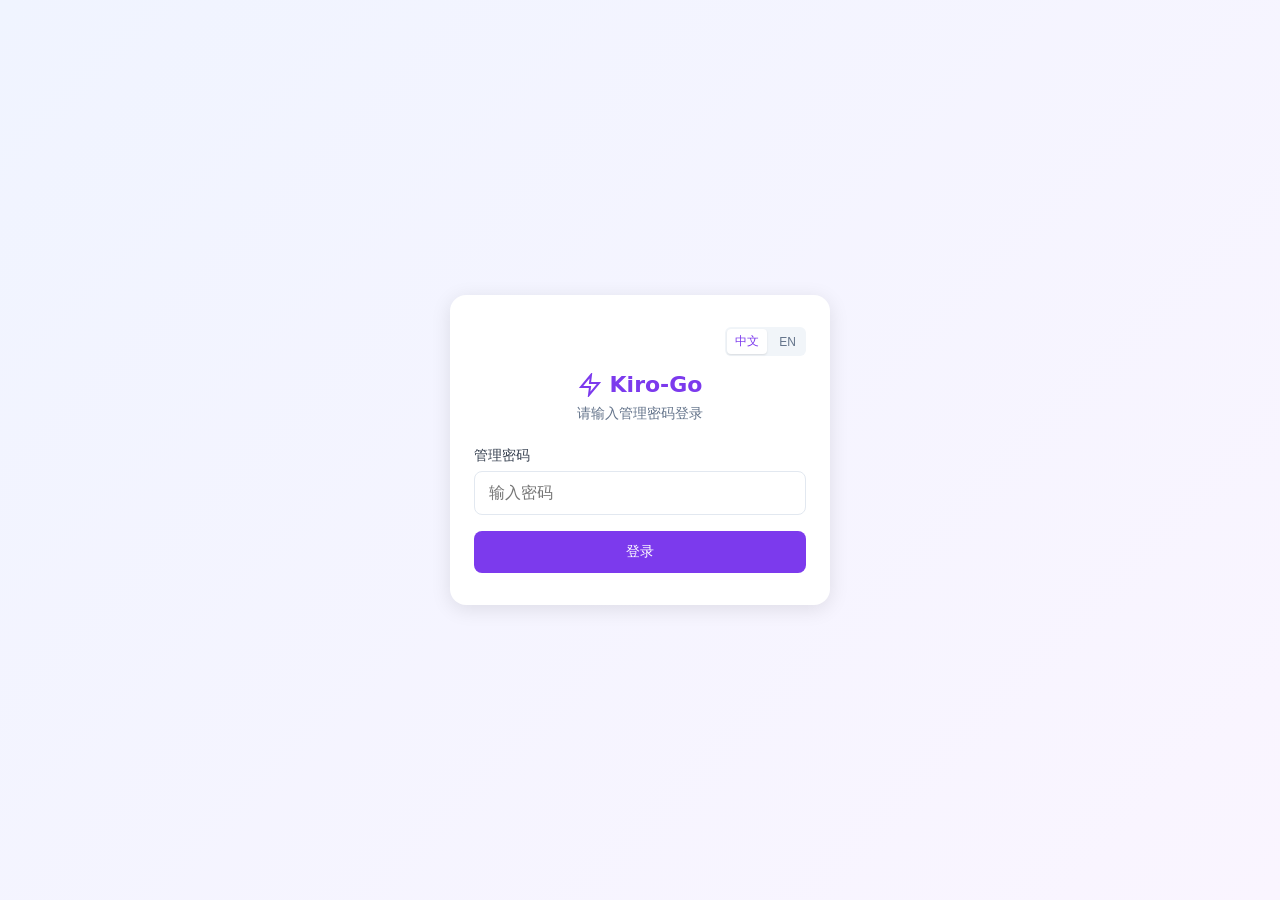
<file: web/index-legacy.html>
<!DOCTYPE html>
<html lang="zh">

<head>
    <meta charset="UTF-8">
    <meta name="viewport" content="width=device-width, initial-scale=1.0, maximum-scale=1.0, user-scalable=no">
    <title>Kiro-Go</title>
    <style>
        * {
            box-sizing: border-box;
            margin: 0;
            padding: 0;
        }

        body {
            font-family: system-ui, -apple-system, sans-serif;
            background: #f8fafc;
            color: #1e293b;
            min-height: 100vh;
            -webkit-tap-highlight-color: transparent;
        }

        .container {
            max-width: 1100px;
            margin: 0 auto;
            padding: 16px;
        }

        .login-wrapper {
            min-height: 100vh;
            display: flex;
            align-items: center;
            justify-content: center;
            background: linear-gradient(135deg, #f0f4ff 0%, #faf5ff 100%);
            padding: 16px;
        }

        .login-box {
            background: #fff;
            padding: 32px 24px;
            border-radius: 16px;
            box-shadow: 0 4px 20px rgba(0, 0, 0, 0.1);
            width: 100%;
            max-width: 380px;
        }

        .login-box h1 {
            text-align: center;
            color: #7c3aed;
            margin-bottom: 8px;
            font-size: 22px;
            justify-content: center;
        }

        .login-box p {
            text-align: center;
            color: #64748b;
            margin-bottom: 24px;
            font-size: 14px;
        }

        .form-group {
            margin-bottom: 16px;
        }

        label {
            display: block;
            margin-bottom: 6px;
            color: #374151;
            font-size: 14px;
            font-weight: 500;
        }

        input[type="text"],
        input[type="password"],
        input[type="number"],
        select,
        textarea {
            width: 100%;
            padding: 12px 14px;
            border: 1px solid #e2e8f0;
            border-radius: 8px;
            font-size: 16px;
            background: #fff;
            color: #1e293b;
            -webkit-appearance: none;
        }

        input:focus,
        textarea:focus {
            outline: none;
            border-color: #7c3aed;
            box-shadow: 0 0 0 3px rgba(124, 58, 237, 0.1);
        }

        textarea {
            resize: vertical;
            min-height: 100px;
            font-family: monospace;
            font-size: 14px;
        }

        .btn {
            padding: 12px 18px;
            border: none;
            border-radius: 8px;
            cursor: pointer;
            font-size: 14px;
            font-weight: 500;
            transition: all 0.2s;
            touch-action: manipulation;
        }

        .btn-primary {
            background: #7c3aed;
            color: white;
        }

        .btn-primary:hover,
        .btn-primary:active {
            background: #6d28d9;
        }

        .btn-danger {
            background: #ef4444;
            color: white;
        }

        .btn-secondary {
            background: #f1f5f9;
            color: #374151;
        }

        .btn-success {
            background: #10B981;
            color: white;
        }

        .btn-sm {
            padding: 8px 12px;
            font-size: 13px;
        }

        .card {
            background: #fff;
            border-radius: 12px;
            padding: 16px;
            margin-bottom: 16px;
            box-shadow: 0 1px 3px rgba(0, 0, 0, 0.1);
        }

        .card-header {
            display: flex;
            justify-content: space-between;
            align-items: center;
            margin-bottom: 16px;
            padding-bottom: 12px;
            border-bottom: 1px solid #e2e8f0;
            flex-wrap: wrap;
            gap: 12px;
        }

        .card-title {
            font-size: 16px;
            font-weight: 600;
        }

        .card-actions {
            display: flex;
            gap: 8px;
            flex-wrap: wrap;
        }

        .stats-grid {
            display: grid;
            grid-template-columns: repeat(3, 1fr);
            gap: 10px;
            margin-bottom: 20px;
        }

        .stat-card {
            background: #fff;
            border-radius: 10px;
            padding: 12px 8px;
            text-align: center;
            box-shadow: 0 1px 3px rgba(0, 0, 0, 0.1);
        }

        .stat-value {
            font-size: 20px;
            font-weight: 700;
            color: #7c3aed;
        }

        .stat-label {
            font-size: 11px;
            color: #64748b;
            margin-top: 2px;
        }

        .badge {
            display: inline-block;
            padding: 3px 8px;
            border-radius: 4px;
            font-size: 11px;
            font-weight: 500;
            white-space: nowrap;
        }

        .badge-success {
            background: #dcfce7;
            color: #16a34a;
        }

        .badge-warning {
            background: #fef3c7;
            color: #d97706;
        }

        .badge-error {
            background: #fee2e2;
            color: #dc2626;
        }

        .badge-info {
            background: #ede9fe;
            color: #7c3aed;
        }

        .badge-pro {
            background: #3b82f6;
            color: white;
        }

        .badge-proplus {
            background: #8b5cf6;
            color: white;
        }

        .badge-power {
            background: #f59e0b;
            color: white;
        }

        .badge-free {
            background: #6b7280;
            color: white;
        }

        .badge-trial {
            background: #10b981;
            color: white;
        }

        .badge-banned {
            background: #dc2626;
            color: white;
        }

        .badge-suspended {
            background: #f59e0b;
            color: white;
        }

        .modal {
            display: none;
            position: fixed;
            top: 0;
            left: 0;
            width: 100%;
            height: 100%;
            background: rgba(0, 0, 0, 0.5);
            z-index: 1000;
            padding: 16px;
            overflow-y: auto;
        }

        .modal.active {
            display: flex;
            align-items: flex-start;
            justify-content: center;
            padding-top: 5vh;
        }

        .modal-content {
            background: #fff;
            border-radius: 12px;
            padding: 20px;
            width: 100%;
            max-width: 600px;
            margin-bottom: 20px;
        }

        .modal-header {
            display: flex;
            justify-content: space-between;
            align-items: center;
            margin-bottom: 20px;
        }

        .modal-title {
            font-size: 18px;
            font-weight: 600;
        }

        .modal-close {
            background: none;
            border: none;
            font-size: 28px;
            cursor: pointer;
            color: #64748b;
            padding: 0 8px;
        }

        .modal-footer {
            margin-top: 20px;
            display: flex;
            gap: 10px;
            justify-content: flex-end;
        }

        .switch {
            position: relative;
            display: inline-block;
            width: 44px;
            height: 24px;
            flex-shrink: 0;
        }

        .switch input {
            opacity: 0;
            width: 0;
            height: 0;
            position: absolute;
        }

        .slider {
            position: absolute;
            cursor: pointer;
            top: 0;
            left: 0;
            right: 0;
            bottom: 0;
            background: #cbd5e1;
            border-radius: 24px;
            transition: 0.3s;
        }

        .slider:before {
            position: absolute;
            content: "";
            height: 18px;
            width: 18px;
            left: 3px;
            bottom: 3px;
            background: white;
            border-radius: 50%;
            transition: 0.3s;
        }

        input:checked+.slider {
            background: #7c3aed;
        }

        input:checked+.slider:before {
            transform: translateX(20px);
        }

        .tabs {
            display: flex;
            gap: 4px;
            margin-bottom: 16px;
            background: #f1f5f9;
            padding: 4px;
            border-radius: 10px;
            overflow-x: auto;
            -webkit-overflow-scrolling: touch;
        }

        .tab {
            padding: 10px 16px;
            border-radius: 8px;
            cursor: pointer;
            color: #64748b;
            font-weight: 500;
            font-size: 14px;
            white-space: nowrap;
            flex-shrink: 0;
        }

        .tab:hover {
            color: #374151;
        }

        .tab.active {
            background: #fff;
            color: #7c3aed;
            box-shadow: 0 1px 3px rgba(0, 0, 0, 0.1);
        }

        .hidden {
            display: none !important;
        }

        .message {
            padding: 12px 16px;
            border-radius: 8px;
            margin-bottom: 12px;
            font-size: 14px;
        }

        .message-error {
            background: #fee2e2;
            color: #dc2626;
        }

        .endpoint {
            background: #f8fafc;
            padding: 12px;
            border-radius: 8px;
            font-family: monospace;
            font-size: 12px;
            margin-bottom: 10px;
            display: flex;
            justify-content: space-between;
            align-items: center;
            gap: 10px;
            word-break: break-all;
        }

        .endpoint span {
            flex: 1;
        }

        .header {
            display: flex;
            align-items: center;
            justify-content: space-between;
            margin-bottom: 16px;
            gap: 12px;
        }

        .header h1 {
            font-size: 18px;
            color: #7c3aed;
        }

        .account-card {
            background: #fff;
            border-radius: 12px;
            padding: 14px;
            margin-bottom: 12px;
            box-shadow: 0 1px 3px rgba(0, 0, 0, 0.1);
            border-left: 4px solid #7c3aed;
        }

        .account-header {
            display: flex;
            justify-content: space-between;
            align-items: flex-start;
            margin-bottom: 10px;
            gap: 10px;
        }

        .account-info {
            flex: 1;
            min-width: 0;
        }

        .account-email {
            font-weight: 600;
            font-size: 14px;
            color: #1e293b;
            word-break: break-all;
        }

        .account-meta {
            display: flex;
            gap: 6px;
            flex-wrap: wrap;
            margin-top: 6px;
        }

        .account-usage {
            margin: 10px 0;
        }

        .usage-bar {
            height: 6px;
            background: #e2e8f0;
            border-radius: 3px;
            overflow: hidden;
        }

        .usage-fill {
            height: 100%;
            background: #7c3aed;
            border-radius: 3px;
            transition: width 0.3s;
        }

        .usage-fill.high {
            background: #f59e0b;
        }

        .usage-fill.critical {
            background: #ef4444;
        }

        .usage-text {
            display: flex;
            justify-content: space-between;
            font-size: 11px;
            color: #64748b;
            margin-top: 4px;
        }

        .usage-label {
            font-size: 12px;
            color: #64748b;
            margin-bottom: 4px;
            font-weight: 500;
        }

        .account-usage+.account-usage {
            margin-top: 8px;
        }

        .badge-trial {
            background: #10b981;
            color: white;
        }

        .account-stats {
            display: grid;
            grid-template-columns: repeat(5, 1fr);
            gap: 6px;
            margin-top: 10px;
            padding-top: 10px;
            border-top: 1px solid #e2e8f0;
        }

        .account-stat {
            text-align: center;
        }

        .account-stat-value {
            font-weight: 600;
            font-size: 13px;
        }

        .account-stat-label {
            font-size: 10px;
            color: #64748b;
        }

        .account-actions {
            display: flex;
            gap: 6px;
            flex-shrink: 0;
            flex-wrap: wrap;
        }

        .detail-section {
            margin-bottom: 20px;
        }

        .detail-section h4 {
            font-size: 13px;
            color: #64748b;
            margin-bottom: 10px;
            text-transform: uppercase;
            letter-spacing: 0.5px;
        }

        .detail-grid {
            display: grid;
            grid-template-columns: 1fr;
            gap: 10px;
        }

        .detail-item {
            background: #f8fafc;
            padding: 10px 12px;
            border-radius: 8px;
        }

        .detail-label {
            font-size: 11px;
            color: #64748b;
            margin-bottom: 2px;
        }

        .detail-value {
            font-size: 13px;
            font-weight: 500;
            word-break: break-all;
        }

        .model-list {
            display: grid;
            gap: 8px;
            max-height: 250px;
            overflow-y: auto;
        }

        .model-item {
            background: #f8fafc;
            padding: 14px 16px;
            border-radius: 8px;
            margin-bottom: 10px;
            transition: background 0.2s ease;
        }

        .model-item:last-child {
            margin-bottom: 0;
        }

        .model-item:hover {
            background: #f1f5f9;
        }

        .model-name {
            font-weight: 600;
            font-size: 14px;
            color: #0f172a;
            line-height: 1.4;
        }

        .model-credit {
            font-size: 13px;
            margin-top: 4px;
        }

        .credit-ratio {
            color: #7c3aed;
            font-weight: 600;
        }

        .model-info {
            font-size: 12px;
            color: #64748b;
            margin-top: 6px;
            line-height: 1.5;
        }

        .btn-icon {
            display: inline-flex;
            align-items: center;
            justify-content: center;
            width: 36px;
            height: 36px;
            padding: 0;
        }

        .btn-icon svg {
            width: 18px;
            height: 18px;
        }

        .loading {
            opacity: 0.6;
            pointer-events: none;
        }

        .logo {
            display: flex;
            align-items: center;
            gap: 8px;
        }

        .logo svg {
            width: 24px;
            height: 24px;
            color: #7c3aed;
        }

        .machine-id-row {
            display: flex;
            gap: 8px;
            align-items: stretch;
            flex-wrap: wrap;
        }

        .machine-id-row input {
            flex: 1;
            min-width: 200px;
            font-family: monospace;
            font-size: 11px;
        }

        .machine-id-row .btn {
            flex-shrink: 0;
        }

        .lang-switch {
            display: flex;
            gap: 4px;
            background: #f1f5f9;
            padding: 2px;
            border-radius: 6px;
        }

        .lang-btn {
            padding: 4px 8px;
            border: none;
            background: transparent;
            cursor: pointer;
            font-size: 12px;
            border-radius: 4px;
            color: #64748b;
        }

        .lang-btn.active {
            background: #fff;
            color: #7c3aed;
            box-shadow: 0 1px 2px rgba(0, 0, 0, 0.1);
        }

        .header-right {
            display: flex;
            align-items: center;
            gap: 10px;
        }

        @media (max-width: 640px) {
            .container {
                padding: 12px;
            }

            .stats-grid {
                grid-template-columns: repeat(3, 1fr);
                gap: 8px;
            }

            .stat-card {
                padding: 10px 6px;
            }

            .stat-value {
                font-size: 18px;
            }

            .stat-label {
                font-size: 10px;
            }

            .card {
                padding: 14px;
            }

            .card-header {
                flex-direction: column;
                align-items: flex-start;
            }

            .card-actions {
                width: 100%;
            }

            .card-actions .btn {
                flex: 1;
                text-align: center;
            }

            .account-header {
                flex-direction: column;
            }

            .account-actions {
                width: 100%;
                justify-content: flex-start;
            }

            .account-actions .btn {
                padding: 8px 10px;
                font-size: 12px;
            }

            .account-stats {
                grid-template-columns: repeat(2, 1fr);
            }

            .detail-grid {
                grid-template-columns: 1fr;
            }

            .tabs {
                gap: 2px;
            }

            .tab {
                padding: 10px 12px;
                font-size: 13px;
            }

            .modal-content {
                padding: 16px;
            }

            .endpoint {
                flex-direction: column;
                align-items: stretch;
            }

            .endpoint .btn {
                width: 100%;
            }

            .machine-id-row {
                flex-direction: column;
            }

            .machine-id-row input {
                min-width: 100%;
            }

            .machine-id-row .btn {
                width: 100%;
            }
        }

        @media (min-width: 641px) {
            .detail-grid {
                grid-template-columns: repeat(2, 1fr);
            }
        }

        /* 隐私模式开关样式 */
        .privacy-toggle {
            white-space: nowrap;
        }

        @media (max-width: 640px) {
            .privacy-toggle {
                order: -1;
                width: 100%;
                justify-content: space-between;
                padding: 8px 0;
                border-bottom: 1px solid #e2e8f0;
                margin-bottom: 8px;
            }

            .privacy-toggle span {
                font-size: 14px;
            }
        }
    </style>
</head>

<body>
    <div id="loginPage" class="login-wrapper">
        <div class="login-box">
            <div style="display:flex;justify-content:flex-end;margin-bottom:16px">
                <div class="lang-switch">
                    <button class="lang-btn" data-lang="zh" onclick="setLang('zh')">中文</button>
                    <button class="lang-btn" data-lang="en" onclick="setLang('en')">EN</button>
                </div>
            </div>
            <h1 class="logo"><svg viewBox="0 0 24 24" fill="none" stroke="currentColor" stroke-width="2">
                    <path d="M13 2L3 14h9l-1 8 10-12h-9l1-8z" />
                </svg>Kiro-Go</h1>
            <p data-i18n="login.subtitle"></p>
            <div class="form-group">
                <label data-i18n="login.password"></label>
                <input type="password" id="pwdField" data-i18n-placeholder="login.passwordPlaceholder"
                    autocomplete="off">
            </div>
            <button type="button" class="btn btn-primary" style="width:100%" onclick="login()"
                data-i18n="login.submit"></button>
            <div id="loginError" class="message message-error hidden" style="margin-top:12px"></div>
        </div>
    </div>
    <div id="mainPage" class="container hidden">
        <div class="header">
            <h1 class="logo"><svg viewBox="0 0 24 24" fill="none" stroke="currentColor" stroke-width="2">
                    <path d="M13 2L3 14h9l-1 8 10-12h-9l1-8z" />
                </svg>Kiro-Go</h1>
            <div class="header-right">
                <div class="lang-switch">
                    <button class="lang-btn" data-lang="zh" onclick="setLang('zh')">中文</button>
                    <button class="lang-btn" data-lang="en" onclick="setLang('en')">EN</button>
                </div>
                <span class="badge badge-success" id="statusBadge" data-i18n="status.running"></span>
                <span class="badge badge-info" id="versionBadge" style="cursor:pointer" onclick="checkUpdate(true)"></span>
                <button class="btn btn-sm btn-danger" onclick="logout()" data-i18n="common.logout" style="padding:4px 12px;font-size:12px"></button>
            </div>
        </div>
        <div class="stats-grid">
            <div class="stat-card">
                <div class="stat-value" id="statAccounts">0</div>
                <div class="stat-label" data-i18n="stats.accounts"></div>
            </div>
            <div class="stat-card">
                <div class="stat-value" id="statRequests">0</div>
                <div class="stat-label" data-i18n="stats.requests"></div>
            </div>
            <div class="stat-card">
                <div class="stat-value" id="statSuccess">0</div>
                <div class="stat-label" data-i18n="stats.success"></div>
            </div>
            <div class="stat-card">
                <div class="stat-value" id="statFailed">0</div>
                <div class="stat-label" data-i18n="stats.failed"></div>
            </div>
            <div class="stat-card">
                <div class="stat-value" id="statTokens">0</div>
                <div class="stat-label">Tokens</div>
            </div>
            <div class="stat-card">
                <div class="stat-value" id="statCredits">0</div>
                <div class="stat-label">Credits</div>
            </div>
        </div>
        <div class="tabs">
            <div class="tab active" data-tab="accounts" data-i18n="tabs.accounts"></div>
            <div class="tab" data-tab="settings" data-i18n="tabs.settings"></div>
            <div class="tab" data-tab="api" data-i18n="tabs.api"></div>
        </div>
        <div id="tabAccounts" class="tab-content">
            <div class="card">
                <div class="card-header">
                    <span class="card-title" data-i18n="accounts.title"></span>
                    <div class="card-actions">
                        <div class="privacy-toggle" style="display:flex;align-items:center;gap:8px;cursor:pointer;user-select:none">
                            <span style="font-size:13px;color:#374151;font-weight:500" data-i18n="privacy.label"></span>
                            <label class="switch" style="margin:0">
                                <input type="checkbox" id="privacyModeToggle" checked onchange="togglePrivacyMode()">
                                <span class="slider"></span>
                            </label>
                        </div>
                        <button class="btn btn-secondary btn-sm" onclick="showExportModal()" data-i18n="accounts.export"></button>
                        <button class="btn btn-secondary btn-sm" onclick="refreshAllModels()" data-i18n="models.refreshAll"></button>
                        <button class="btn btn-primary btn-sm" onclick="showModal('add')" data-i18n="accounts.add"></button>
                    </div>
                </div>
                <div id="accountsToolbar" style="display:flex;gap:8px;align-items:center;padding:0 20px 12px">
                    <label style="display:flex;align-items:center;gap:4px;cursor:pointer;user-select:none;flex-shrink:0"><input type="checkbox" id="selectAllCheckbox" onchange="toggleSelectAll(this.checked)" style="width:15px;height:15px;cursor:pointer"> <span style="font-size:13px;color:#374151" data-i18n="batch.selectAll"></span></label>
                    <div style="height:16px;width:1px;background:#e2e8f0;flex-shrink:0"></div>
                    <div id="batchBar" style="display:none;align-items:center;gap:6px;flex-shrink:0">
                        <span id="batchCount" style="font-size:12px;color:#7c3aed;font-weight:600;white-space:nowrap"></span>
                        <button class="btn btn-sm btn-primary" onclick="batchAction('enable')" style="padding:3px 10px;font-size:12px" data-i18n="batch.enable"></button>
                        <button class="btn btn-sm btn-secondary" onclick="batchAction('disable')" style="padding:3px 10px;font-size:12px" data-i18n="batch.disable"></button>
                        <button class="btn btn-sm btn-secondary" onclick="batchAction('refresh')" style="padding:3px 10px;font-size:12px" data-i18n="batch.refresh"></button>
                        <button class="btn btn-sm btn-secondary" onclick="batchRefreshModels()" style="padding:3px 10px;font-size:12px" data-i18n="batch.refreshModels"></button>
                        <div style="height:16px;width:1px;background:#e2e8f0;flex-shrink:0"></div>
                    </div>
                    <div style="display:flex;gap:6px;align-items:center;margin-left:auto;flex-shrink:0">
                        <input type="text" id="filterSearch" oninput="onFilterChange()" style="width:260px;padding:8px 12px;border:1px solid #e2e8f0;border-radius:6px;font-size:14px;outline:none" data-i18n-placeholder="filter.search">
                        <select id="filterStatusSelect" onchange="onFilterChange()" style="padding:4px 6px;border:1px solid #e2e8f0;border-radius:6px;font-size:12px;background:#fff;cursor:pointer">
                            <option value="all" data-i18n="filter.all"></option>
                            <option value="enabled" data-i18n="filter.enabled"></option>
                            <option value="disabled" data-i18n="filter.disabled"></option>
                            <option value="banned" data-i18n="filter.banned"></option>
                        </select>
                    </div>
                </div>
                <div id="accountsList"></div>
            </div>
        </div>
        <div id="tabSettings" class="tab-content hidden">
            <div class="card">
                <div class="card-header"><span class="card-title" data-i18n="settings.apiSettings"></span></div>
                <div class="form-group">
                    <label style="display:flex;align-items:center;gap:10px">
                        <label class="switch"><input type="checkbox" id="requireApiKey"><span
                                class="slider"></span></label>
                        <span data-i18n="settings.enableApiKey"></span>
                    </label>
                </div>
                <div class="form-group"><label>API Key</label><div style="display:flex;gap:8px;align-items:stretch"><input type="text" id="apiKeyInput" style="flex:1"
                        data-i18n-placeholder="settings.apiKeyPlaceholder"><button class="btn btn-sm btn-secondary" onclick="generateApiKey()" data-i18n="settings.generateApiKey"></button></div></div>
                <button class="btn btn-primary" onclick="saveSettings()" data-i18n="common.save"></button>
            </div>
            <div class="card">
                <div class="card-header"><span class="card-title" data-i18n="settings.usageSettings"></span></div>
                <div class="form-group">
                    <label style="display:flex;align-items:center;gap:10px">
                        <label class="switch"><input type="checkbox" id="allowOverUsage"><span
                                class="slider"></span></label>
                        <span data-i18n="settings.allowOverUsage"></span>
                    </label>
                    <small style="color:#64748b;font-size:12px;margin-top:4px;display:block"
                        data-i18n="settings.allowOverUsageHint"></small>
                </div>
                <button class="btn btn-primary" onclick="saveOverUsageConfig()" data-i18n="common.save"></button>
            </div>
            <div class="card">
                <div class="card-header"><span class="card-title" data-i18n="settings.thinkingSettings"></span></div>
                <div class="form-group">
                    <label data-i18n="settings.thinkingSuffix"></label>
                    <input type="text" id="thinkingSuffix" placeholder="-thinking">
                    <small style="color:#64748b;font-size:12px;margin-top:4px;display:block"
                        data-i18n="settings.thinkingSuffixHint"></small>
                </div>
                <div class="form-group">
                    <label data-i18n="settings.openaiFormat"></label>
                    <select id="openaiThinkingFormat">
                        <option value="reasoning_content">reasoning_content (DeepSeek)</option>
                        <option value="thinking">&lt;thinking&gt; (Claude)</option>
                        <option value="think">&lt;think&gt; (OpenAI)</option>
                    </select>
                </div>
                <div class="form-group">
                    <label data-i18n="settings.claudeFormat"></label>
                    <select id="claudeThinkingFormat">
                        <option value="thinking">&lt;thinking&gt; (Claude)</option>
                        <option value="think">&lt;think&gt; (OpenAI)</option>
                        <option value="reasoning_content" data-i18n="settings.noTag"></option>
                    </select>
                </div>
                <button class="btn btn-primary" onclick="saveThinkingConfig()"
                    data-i18n="settings.saveThinking"></button>
            </div>
            <div class="card">
                <div class="card-header"><span class="card-title" data-i18n="settings.endpointSettings"></span></div>
                <div class="form-group">
                    <label data-i18n="settings.preferredEndpoint"></label>
                    <select id="preferredEndpoint">
                        <option value="auto" data-i18n="settings.endpointAuto"></option>
                        <option value="kiro">Kiro IDE</option>
                        <option value="codewhisperer">CodeWhisperer</option>
                        <option value="amazonq">AmazonQ</option>
                    </select>
                    <small style="color:#64748b;font-size:12px;margin-top:4px;display:block"
                        data-i18n="settings.endpointHint"></small>
                </div>
                <div class="form-group">
                    <label style="display:flex;align-items:center;gap:8px;cursor:pointer">
                        <input type="checkbox" id="endpointFallback" checked>
                        <span data-i18n="settings.endpointFallback"></span>
                    </label>
                    <small style="color:#64748b;font-size:12px;margin-top:4px;display:block"
                        data-i18n="settings.endpointFallbackHint"></small>
                </div>
                <div class="form-group">
                    <label data-i18n="settings.retry429Interval"></label>
                    <input type="number" id="endpoint429RetryIntervalMs" min="0" step="500">
                    <small style="color:#64748b;font-size:12px;margin-top:4px;display:block"
                        data-i18n="settings.retry429IntervalHint"></small>
                </div>
                <div class="form-group">
                    <label data-i18n="settings.retry429MaxWait"></label>
                    <input type="number" id="endpoint429RetryMaxWaitMs" min="0" step="1000">
                    <small style="color:#64748b;font-size:12px;margin-top:4px;display:block"
                        data-i18n="settings.retry429MaxWaitHint"></small>
                </div>
                <button class="btn btn-primary" onclick="saveEndpointConfig()"
                    data-i18n="settings.saveEndpoint"></button>
            </div>
            <div class="card">
                <div class="card-header"><span class="card-title" data-i18n="settings.adminPassword"></span></div>
                <div class="form-group"><label data-i18n="settings.newPassword"></label><input type="password"
                        id="newPassword" data-i18n-placeholder="settings.newPasswordPlaceholder"></div>
                <button class="btn btn-primary" onclick="changePassword()" data-i18n="settings.changePassword"></button>
            </div>
            <div class="card">
                <div class="card-header"><span class="card-title" data-i18n="settings.proxySettings"></span></div>
                <div class="form-group">
                    <label data-i18n="settings.proxyType"></label>
                    <select id="proxyType" onchange="onProxyTypeChange()">
                        <option value="none" data-i18n="settings.proxyNone"></option>
                        <option value="socks5">SOCKS5</option>
                        <option value="http">HTTP</option>
                    </select>
                </div>
                <div id="proxyFields" style="display:none">
                    <div class="form-group">
                        <label data-i18n="settings.proxyHost"></label>
                        <div style="display:flex;gap:8px;align-items:stretch">
                            <input type="text" id="proxyHost" style="flex:1" placeholder="127.0.0.1">
                            <input type="number" id="proxyPort" style="width:90px" placeholder="1080" min="1" max="65535">
                        </div>
                    </div>
                    <div class="form-group">
                        <label data-i18n="settings.proxyAuth"></label>
                        <div style="display:flex;gap:8px">
                            <input type="text" id="proxyUsername" style="flex:1" data-i18n-placeholder="settings.proxyUsername" autocomplete="off">
                            <input type="password" id="proxyPassword" style="flex:1" data-i18n-placeholder="settings.proxyPassword" autocomplete="new-password">
                        </div>
                    </div>
                </div>
                <button class="btn btn-primary" onclick="saveProxyConfig()" data-i18n="settings.saveProxy"></button>
            </div>
            <div class="card">
                <div class="card-header"><span class="card-title" data-i18n="settings.promptFilter"></span></div>
                <div class="form-group">
                    <label style="font-weight:600;margin-bottom:12px;display:block" data-i18n="settings.builtinFilters"></label>
                    <div style="display:flex;flex-direction:column;gap:12px">
                        <div>
                            <label style="display:flex;align-items:center;gap:10px">
                                <label class="switch"><input type="checkbox" id="filterClaudeCode"><span class="slider"></span></label>
                                <span data-i18n="settings.filterClaudeCode"></span>
                            </label>
                            <small style="color:#64748b;font-size:12px;margin-top:4px;display:block;margin-left:54px" data-i18n="settings.filterClaudeCodeHint"></small>
                        </div>
                        <div>
                            <label style="display:flex;align-items:center;gap:10px">
                                <label class="switch"><input type="checkbox" id="filterEnvNoise"><span class="slider"></span></label>
                                <span data-i18n="settings.filterEnvNoise"></span>
                            </label>
                            <small style="color:#64748b;font-size:12px;margin-top:4px;display:block;margin-left:54px" data-i18n="settings.filterEnvNoiseHint"></small>
                        </div>
                        <div>
                            <label style="display:flex;align-items:center;gap:10px">
                                <label class="switch"><input type="checkbox" id="filterStripBoundaries"><span class="slider"></span></label>
                                <span data-i18n="settings.filterStripBoundaries"></span>
                            </label>
                            <small style="color:#64748b;font-size:12px;margin-top:4px;display:block;margin-left:54px" data-i18n="settings.filterStripBoundariesHint"></small>
                        </div>
                    </div>
                </div>
                <div class="form-group" style="margin-top:16px">
                    <label style="font-weight:600;margin-bottom:8px;display:block" data-i18n="settings.customRules"></label>
                    <div id="promptFilterRules" style="margin-bottom:8px"></div>
                    <div style="display:flex;gap:8px;flex-wrap:wrap">
                        <button class="btn btn-sm btn-secondary" onclick="addPromptRule('regex')" data-i18n="promptFilter.addRegex"></button>
                        <button class="btn btn-sm btn-secondary" onclick="addPromptRule('lines-containing')" data-i18n="promptFilter.addContains"></button>
                    </div>
                </div>
                <button class="btn btn-primary" onclick="savePromptFilter()" data-i18n="settings.savePromptFilter"></button>
            </div>
            <div class="card">
                <div class="card-header"><span class="card-title" data-i18n="settings.statistics"></span></div>
                <button class="btn btn-danger" onclick="resetStats()" data-i18n="settings.resetStats"></button>
            </div>
        </div>
        <div id="tabApi" class="tab-content hidden">
            <div class="card">
                <div class="card-header"><span class="card-title" data-i18n="api.endpoints"></span></div>
                <p style="margin-bottom:10px;font-weight:500;font-size:14px">Claude API</p>
                <div class="endpoint"><span id="claudeEndpoint"></span><button class="btn btn-sm btn-secondary"
                        onclick="copy('claudeEndpoint')" data-i18n="common.copy"></button></div>
                <p style="margin:14px 0 10px;font-weight:500;font-size:14px">OpenAI API</p>
                <div class="endpoint"><span id="openaiEndpoint"></span><button class="btn btn-sm btn-secondary"
                        onclick="copy('openaiEndpoint')" data-i18n="common.copy"></button></div>
                <p style="margin:14px 0 10px;font-weight:500;font-size:14px" data-i18n="api.modelList"></p>
                <div class="endpoint"><span id="modelsEndpoint"></span><button class="btn btn-sm btn-secondary"
                        onclick="copy('modelsEndpoint')" data-i18n="common.copy"></button></div>
                <p style="margin:14px 0 10px;font-weight:500;font-size:14px" data-i18n="api.stats"></p>
                <div class="endpoint"><span id="statsEndpoint"></span><button class="btn btn-sm btn-secondary"
                        onclick="copy('statsEndpoint')" data-i18n="common.copy"></button></div>
                <p style="font-size:12px;color:#64748b;margin-top:4px" data-i18n="api.statsHint"></p>
            </div>
        </div>
    </div>
    <div id="addModal" class="modal">
        <div class="modal-content">
            <div class="modal-header"><span class="modal-title" id="modalTitle"></span><button class="modal-close"
                    onclick="closeModal()">&times;</button></div>
            <div id="modalBody"></div>
        </div>
    </div>
    <div id="detailModal" class="modal">
        <div class="modal-content">
            <div class="modal-header"><span class="modal-title" data-i18n="detail.title"></span><button
                    class="modal-close" onclick="closeDetailModal()">&times;</button></div>
            <div id="detailBody"></div>
        </div>
    </div>
    <div id="exportModal" class="modal">
        <div class="modal-content">
            <div class="modal-header"><span class="modal-title" data-i18n="export.title"></span><button
                    class="modal-close" onclick="closeExportModal()">&times;</button></div>
            <div id="exportBody"></div>
        </div>
    </div>
    <div id="updateModal" class="modal">
        <div class="modal-content">
            <div class="modal-header"><span class="modal-title" data-i18n="update.title"></span><button
                    class="modal-close" onclick="closeUpdateModal()">&times;</button></div>
            <div id="updateBody"></div>
        </div>
    </div>
    <script>
        const i18n = {
            zh: {
                'login.subtitle': '请输入管理密码登录',
                'login.password': '管理密码',
                'login.passwordPlaceholder': '输入密码',
                'login.submit': '登录',
                'login.error': '密码错误',
                'login.connectError': '连接失败',
                'status.running': '运行中',
                'stats.accounts': '账号',
                'stats.requests': '请求',
                'stats.success': '成功',
                'stats.failed': '失败',
                'tabs.accounts': '账号',
                'tabs.settings': '设置',
                'tabs.api': 'API',
                'accounts.title': '账号列表',
                'accounts.add': '添加账号',
                'accounts.empty': '暂无账号',
                'accounts.refresh': '刷新',
                'accounts.detail': '详情',
                'accounts.enable': '启用',
                'accounts.disable': '禁用',
                'accounts.delete': '删除',
                'accounts.requests': '请求',
                'accounts.tokens': 'Tokens',
                'accounts.credits': 'Credits',
                'accounts.expiry': '到期',
                'accounts.noToken': '无Token',
                'accounts.expired': '已过期',
                'accounts.disabled': '已禁用',
                'accounts.normal': '正常',
                'accounts.enabled': '已启用',
                'accounts.banned': '已封禁',
                'accounts.suspended': '已暂停',
                'accounts.refreshFailed': '刷新失败',
                'accounts.confirmDelete': '确定删除？',
                'accounts.mainQuota': '主配额',
                'accounts.trialQuota': '试用配额',
                'accounts.trial': '试用中',
                'accounts.trialExpired': '已过期',
                'accounts.trialToday': '今天到期',
                'accounts.copyJSON': '复制 JSON',
                'accounts.copyJSONSuccess': 'JSON 已复制到剪贴板',
                'accounts.trialDays': '天后到期',
                'accounts.overage': '超额调用',
                'time.expired': '已过期',
                'time.minutes': '分钟',
                'time.hours': '小时',
                'time.days': '天',
                'settings.apiSettings': 'API 设置',
                'settings.enableApiKey': '启用 API Key 验证',
                'settings.apiKeyPlaceholder': '留空则不验证',
                'settings.generateApiKey': '随机生成',
                'settings.usageSettings': '用量控制',
                'settings.allowOverUsage': '允许超额使用',
                'settings.allowOverUsageHint': '开启后，即使账号额度用尽也会继续使用该账号处理请求，不再因余额不足而报错',
                'settings.overUsageSaved': '超额使用设置已保存',
                'settings.thinkingSettings': 'Thinking 模式设置',
                'settings.thinkingSuffix': '触发后缀',
                'settings.thinkingSuffixHint': '模型名称加此后缀即启用思考模式，如 claude-sonnet-4.5-thinking',
                'settings.openaiFormat': 'OpenAI API 输出格式',
                'settings.claudeFormat': 'Claude API 输出格式',
                'settings.noTag': '直接输出 (无标签)',
                'settings.saveThinking': '保存 Thinking 设置',
                'settings.thinkingSaved': 'Thinking 设置已保存',
                'settings.endpointSettings': 'Kiro 端点设置',
                'settings.preferredEndpoint': '首选端点',
                'settings.endpointAuto': '自动选择',
                'settings.endpointHint': '选择首选端点，自动选择模式下会根据可用性自动选择端点',
                'settings.endpointFallback': '端点不可用时自动切换',
                'settings.endpointFallbackHint': '关闭后，仅使用选定的端点，不会自动切换到其他端点',
                'settings.retry429Interval': '429 重试间隔 (毫秒)',
                'settings.retry429IntervalHint': '当所有端点都返回 429（共享 RPM 暂时打满）时，等待此间隔后重试整组端点。0 = 关闭重试（撞到 429 立即切换账号/区域）',
                'settings.retry429MaxWait': '429 重试总时长上限 (毫秒)',
                'settings.retry429MaxWaitHint': '持续重试的最长总时长，超过则放弃并切换账号/区域，避免拖到客户端超时。0 = 默认 25000',
                'settings.saveEndpoint': '保存端点设置',
                'settings.endpointSaved': '端点设置已保存',
                'settings.adminPassword': '管理密码',
                'settings.newPassword': '新密码',
                'settings.newPasswordPlaceholder': '输入新密码',
                'settings.changePassword': '修改密码',
                'settings.passwordRequired': '请输入新密码',
                'settings.passwordChanged': '密码已修改',
                'settings.statistics': '统计',
                'settings.resetStats': '重置统计',
                'settings.confirmReset': '确定重置统计？',
                'settings.proxySettings': '出站代理设置',
                'settings.proxyType': '代理类型',
                'settings.proxyNone': '直连（不使用代理）',
                'settings.proxyHost': '地址 / 端口',
                'settings.proxyAuth': '认证（可选）',
                'settings.proxyUsername': '用户名',
                'settings.proxyPassword': '密码',
                'settings.proxyHostRequired': '请填写代理地址和端口',
                'settings.saveProxy': '保存代理设置',
                'settings.proxySaved': '代理设置已保存',
                'settings.promptFilter': 'System Prompt 过滤',
                'settings.builtinFilters': '内置过滤器',
                'settings.filterClaudeCode': '替换 Claude Code CLI 系统提示',
                'settings.filterClaudeCodeHint': '检测到 Claude Code 内置系统提示时，替换为精简的后端提示词，避免泄露大量 CLI 指令到请求体。',
                'settings.filterEnvNoise': '过滤环境噪音行',
                'settings.filterEnvNoiseHint': '移除系统提示中注入的环境变量、Git 状态、最近提交等噪音内容。',
                'settings.filterStripBoundaries': '移除边界标记',
                'settings.filterStripBoundariesHint': '移除 --- SYSTEM PROMPT --- / --- END SYSTEM PROMPT --- 等边界标记行。',
                'settings.savePromptFilter': '保存过滤设置',
                'settings.promptFilterSaved': '过滤设置已保存',
                'settings.customRules': '自定义过滤规则',
                'api.endpoints': 'API 端点',
                'api.modelList': '模型列表',
                'api.stats': '统计数据',
                'api.statsHint': '需要在请求头中携带 API Key 鉴权（Authorization: Bearer sk-xxx），未启用 API Key 验证时无需鉴权',
                'detail.title': '账号详情',
                'detail.basicInfo': '基本信息',
                'detail.email': '邮箱',
                'detail.userId': '用户ID',
                'detail.authMethod': '认证方式',
                'detail.region': 'Region',
                'detail.machineId': '机器码',
                'detail.generate': '生成',
                'detail.subscription': '订阅信息',
                'detail.subscriptionType': '订阅类型',
                'detail.tokenExpiry': 'Token到期',
                'detail.usage': '用量',
                'detail.mainQuota': '主配额',
                'detail.trialQuota': '试用配额',
                'detail.trialStatus': '试用状态',
                'detail.trialExpiry': '试用到期',
                'detail.resetDate': '重置日期',
                'detail.statistics': '统计',
                'detail.requestCount': '请求数',
                'detail.errorCount': '错误数',
                'detail.totalTokens': '总Tokens',
                'detail.totalCredits': '总Credits',
                'detail.models': '可用模型',
                'detail.loadModels': '加载',
                'detail.refreshModelCache': '刷新路由缓存',
                'detail.loading': '加载中...',
                'detail.noModels': '无可用模型',
                'detail.loadFailed': '加载失败',
                'detail.machineIdError': '机器码格式错误',
                'detail.saved': '已保存',
                'detail.saveFailed': '保存失败',
                'detail.generateFailed': '生成失败',
                'modal.addAccount': '添加账号',
                'modal.builderIdTitle': 'AWS Builder ID',
                'modal.builderIdDesc': '通过 AWS Builder ID 授权登录添加个人账号',
                'modal.iamTitle': 'IAM Identity Center (企业 SSO) 登录',
                'modal.iamDesc': '通过 IAM Identity Center (企业 SSO) 授权添加企业账号',
                'modal.ssoTitle': 'SSO Token',
                'modal.ssoDesc': '通过浏览器 x-amz-sso_authn Token 添加账号',
                'modal.localTitle': 'Kiro 本地缓存',
                'modal.localDesc': '通过 Kiro IDE 本地缓存文件添加账号',
                'modal.credentialsTitle': '凭证 JSON',
                'modal.credentialsDesc': '通过 Kiro Account Manager 导出的凭证添加账号',
                'modal.cookieTitle': 'Kiro 网页 Cookie',
                'modal.cookieDesc': '通过从 Kiro 网页 Cookie 中获取的 RefreshToken 添加账号',
                'cookie.howToGet': '如何获取 RefreshToken？',
                'cookie.step1': '打开浏览器，访问并登录',
                'cookie.step2': '在页面空白处右键 → 检查 → Application → Cookies → https://app.kiro.dev',
                'cookie.step3': '在列表中找到 <b>RefreshToken</b>，双击其 Value 列并复制',
                'cookie.refreshToken': 'RefreshToken',
                'cookie.provider': '登录方式',
                'cookie.github': 'GitHub',
                'cookie.google': 'Google',
                'cookie.refreshTokenPlaceholder': '粘贴 RefreshToken Cookie 的值',
                'cookie.refreshTokenMissing': '请填写 RefreshToken',
                'cookie.importSuccess': '账号添加成功',
                'cookie.link': 'https://app.kiro.dev/account/usage',
                'builderid.startLogin': '开始登录',
                'builderid.verifyCode': '请在浏览器中输入上方验证码',
                'builderid.verifyUrl': '验证链接',
                'builderid.open': '打开',
                'builderid.waiting': '等待授权中...',
                'builderid.success': '登录成功',
                'iam.startUrl': 'Start URL',
                'iam.loginUrl': '登录链接',
                'iam.completeLogin': '请在浏览器中完成登录，然后粘贴回调 URL',
                'iam.callbackUrl': '回调 URL',
                'iam.complete': '完成登录',
                'sso.howToGet': '如何获取 Token?',
                'sso.step1': '在浏览器中访问并登录',
                'sso.step2': '按 F12 打开开发者工具 → Application → Cookies',
                'sso.step3': '找到并复制',
                'sso.tokenLabel': 'x-amz-sso_authn',
                'sso.tokenHint': '*支持批量导入，每行一个 Token',
                'sso.tokenPlaceholder': '粘贴 x-amz-sso_authn 值',
                'sso.importSuccess': '成功添加 {0} 个账号',
                'sso.importPartial': '，{0} 个失败',
                'local.fileLocation': '文件位置',
                'local.loginChannel': '登录渠道',
                'local.tokenFile': 'kiro-auth-token.json',
                'local.tokenRequired': '*必填',
                'local.clientFile': '{hash}.json',
                'local.clientRequired': '*IdC 登录必填',
                'local.pasteOrUpload': '粘贴文件内容或上传文件',
                'local.upload': '上传',
                'local.tokenMissing': '请提供 kiro-auth-token.json 内容',
                'local.tokenInvalid': 'kiro-auth-token.json 格式错误',
                'local.refreshTokenMissing': '缺少 refreshToken',
                'local.clientMissing': 'IdC 登录需要提供 {hash}.json 内容',
                'local.clientInvalid': '{hash}.json 格式错误',
                'local.clientSecretMissing': '缺少 clientId 或 clientSecret',
                'local.importSuccess': '导入成功',
                'credentials.label': '凭证 JSON',
                'credentials.authMethod': '认证方式',
                'credentials.authHint': '*影响 Token 刷新方式',
                'credentials.social': 'Social (AWS Builder ID / Google / GitHub)',
                'credentials.idc': 'IAM Identity Center (企业 SSO)',
                'credentials.jsonError': 'JSON 格式错误',
                'credentials.batchHint': '支持单个对象、JSON 数组或 Kiro Account Manager 导出格式批量导入。必填: refreshToken。可选: provider (BuilderId/Enterprise/Github/Google), clientId, clientSecret',
                'common.save': '保存设置',
                'common.saved': '保存',
                'common.copy': '复制',
                'common.copied': '已复制',
                'common.cancel': '取消',
                'common.back': '返回',
                'common.add': '添加',
                'common.failed': '失败',
                'common.saveFailed': '保存失败',
                'common.logout': '退出登录',
                'accounts.export': '导出',
                'models.refreshAll': '刷新模型缓存',
                'models.confirmRefreshAll': '确定为所有已启用账号刷新模型缓存？',
                'models.refreshAllDone': '模型缓存刷新完成，共缓存 {0} 个模型',
                'export.title': '导出账号',
                'export.selectAll': '全选',
                'export.deselectAll': '取消全选',
                'export.selected': '已选 {0} 个',
                'export.downloadJson': '下载 JSON',
                'export.showJson': '显示 JSON',
                'export.copyJson': '复制 JSON',
                'export.copied': '已复制到剪贴板',
                'export.noSelection': '请至少选择一个账号',
                'update.title': '版本更新',
                'update.current': '当前版本',
                'update.latest': '最新版本',
                'update.newVersion': '发现新版本',
                'update.upToDate': '已是最新版本',
                'update.checkFailed': '检查更新失败',
                'update.goDownload': '前往下载',
                'update.changelog': '更新内容',
                'privacy.label': '隐私模式',
                'privacy.tooltip': '开启后邮箱将脱敏显示',
                'batch.enable': '批量启用',
                'batch.disable': '批量禁用',
                'batch.refresh': '批量刷新',
                'batch.refreshModels': '批量刷新模型',
                'batch.selected': '已选 {0} 个',
                'batch.selectAll': '全选',
                'batch.confirmEnable': '确定批量启用 {0} 个账号？',
                'batch.confirmDisable': '确定批量禁用 {0} 个账号？',
                'batch.confirmRefresh': '确定批量刷新 {0} 个账号？',
                'batch.refreshResult': '刷新完成：成功 {0}，失败 {1}',
                'batch.confirmRefreshModels': '确定为已选 {0} 个账号刷新模型缓存？',
                'batch.refreshModelsResult': '模型缓存刷新完成：成功 {0}，失败 {1}',
                'batch.done': '操作完成',
                'filter.search': '搜索邮箱/昵称...',
                'filter.all': '全部',
                'filter.enabled': '已启用',
                'filter.disabled': '已禁用',
                'filter.banned': '已封禁',
                'accounts.weight': '权重',
                'detail.weight': '请求权重',
                'detail.weightHint': '0-1=普通, 2+=高优先级',
                'detail.overage': '超额调用设置',
                'detail.allowOverage': '配额耗尽后继续调用',
                'detail.overageHint': '超额后调用频率权重（1~10），值越大频率越高',
                'detail.proxyURL': '独立代理',
                'detail.proxyHint': '留空则使用全局代理，格式: socks5://host:port 或 http://host:port',
                'detail.proxySaved': '代理已保存',
                'accounts.test': '测试',
                'accounts.testing': '测试中...',
                'accounts.testSuccess': '测试成功',
                'accounts.testFailed': '测试失败',
                'accounts.selectModel': '选择测试模型',
                'detail.save': '保存',
                'detail.overageWeight': '超额调用权重',
                'accounts.testLog.title': '测试日志',
                'accounts.testLog.clear': '清空',
                'accounts.testLog.hide': '隐藏',
                'accounts.testLog.globalProxy': '全局代理',
                'accounts.testLog.start': '开始测试 {0} | 模型: {1} | 代理: {2}',
                'accounts.testLog.success': '✓ {0} 成功 ({1}s) 回复: {2}',
                'accounts.testLog.failed': '✗ {0} 失败 ({1}s): {2}',
                'accounts.testLog.error': '✗ {0} 异常: {1}',
                'promptFilter.noRules': '暂无自定义规则',
                'promptFilter.unnamed': '未命名',
                'promptFilter.typeRegex': '正则替换',
                'promptFilter.typeContains': '行级过滤',
                'promptFilter.match': '匹配',
                'promptFilter.replace': '替换为（留空则删除）',
                'promptFilter.emptyRemove': '留空则删除匹配内容',
                'promptFilter.addRegex': '+ 正则替换规则',
                'promptFilter.addContains': '+ 行级过滤规则'
            },
            en: {
                'login.subtitle': 'Enter admin password to login',
                'login.password': 'Admin Password',
                'login.passwordPlaceholder': 'Enter password',
                'login.submit': 'Login',
                'login.error': 'Wrong password',
                'login.connectError': 'Connection failed',
                'status.running': 'Running',
                'stats.accounts': 'Accounts',
                'stats.requests': 'Requests',
                'stats.success': 'Success',
                'stats.failed': 'Failed',
                'tabs.accounts': 'Accounts',
                'tabs.settings': 'Settings',
                'tabs.api': 'API',
                'accounts.title': 'Account List',
                'accounts.add': 'Add Account',
                'accounts.empty': 'No accounts',
                'accounts.refresh': 'Refresh',
                'accounts.detail': 'Details',
                'accounts.enable': 'Enable',
                'accounts.disable': 'Disable',
                'accounts.delete': 'Delete',
                'accounts.requests': 'Requests',
                'accounts.tokens': 'Tokens',
                'accounts.credits': 'Credits',
                'accounts.expiry': 'Expiry',
                'accounts.noToken': 'No Token',
                'accounts.expired': 'Expired',
                'accounts.disabled': 'Disabled',
                'accounts.normal': 'Active',
                'accounts.enabled': 'Enabled',
                'accounts.banned': 'Banned',
                'accounts.suspended': 'Suspended',
                'accounts.refreshFailed': 'Refresh failed',
                'accounts.confirmDelete': 'Confirm delete?',
                'accounts.copyJSON': 'Copy JSON',
                'accounts.copyJSONSuccess': 'JSON copied to clipboard',
                'accounts.overage': 'Overage',
                'time.expired': 'Expired',
                'time.minutes': 'min',
                'time.hours': 'hr',
                'time.days': 'd',
                'settings.apiSettings': 'API Settings',
                'settings.enableApiKey': 'Enable API Key Verification',
                'settings.apiKeyPlaceholder': 'Leave empty to disable',
                'settings.generateApiKey': 'Generate',
                'settings.usageSettings': 'Usage Control',
                'settings.allowOverUsage': 'Allow Over-Usage',
                'settings.allowOverUsageHint': 'When enabled, accounts will continue to serve requests even after their quota is exhausted',
                'settings.overUsageSaved': 'Over-usage settings saved',
                'settings.thinkingSettings': 'Thinking Mode Settings',
                'settings.thinkingSuffix': 'Trigger Suffix',
                'settings.thinkingSuffixHint': 'Add this suffix to model name to enable thinking mode, e.g. claude-sonnet-4.5-thinking',
                'settings.openaiFormat': 'OpenAI API Output Format',
                'settings.claudeFormat': 'Claude API Output Format',
                'settings.noTag': 'Direct output (no tag)',
                'settings.saveThinking': 'Save Thinking Settings',
                'settings.thinkingSaved': 'Thinking settings saved',
                'settings.endpointSettings': 'Kiro Endpoint Settings',
                'settings.preferredEndpoint': 'Preferred Endpoint',
                'settings.endpointAuto': 'Auto',
                'settings.endpointHint': 'Select preferred endpoint. In auto-select mode, the endpoint is automatically selected based on availability.',
                'settings.endpointFallback': 'Fallback to other endpoints',
                'settings.endpointFallbackHint': 'When disabled, only the selected endpoint is used without automatic fallback',
                'settings.retry429Interval': '429 retry interval (ms)',
                'settings.retry429IntervalHint': 'When every endpoint returns 429 (shared org RPM momentarily exhausted), wait this long before retrying the endpoints again. 0 = retry disabled (fail fast, legacy behavior).',
                'settings.retry429MaxWait': '429 retry time cap (ms)',
                'settings.retry429MaxWaitHint': 'Total time budget for retrying after 429s before giving up and rotating to another account/region. Keep below the client timeout (default 25000).',
                'settings.saveEndpoint': 'Save Endpoint Settings',
                'settings.endpointSaved': 'Endpoint settings saved',
                'settings.adminPassword': 'Admin Password',
                'settings.newPassword': 'New Password',
                'settings.newPasswordPlaceholder': 'Enter new password',
                'settings.changePassword': 'Change Password',
                'settings.passwordRequired': 'Please enter new password',
                'settings.passwordChanged': 'Password changed',
                'settings.statistics': 'Statistics',
                'settings.resetStats': 'Reset Statistics',
                'settings.confirmReset': 'Confirm reset statistics?',
                'settings.proxySettings': 'Outbound Proxy Settings',
                'settings.proxyType': 'Proxy Type',
                'settings.proxyNone': 'Direct (no proxy)',
                'settings.proxyHost': 'Host / Port',
                'settings.proxyAuth': 'Authentication (optional)',
                'settings.proxyUsername': 'Username',
                'settings.proxyPassword': 'Password',
                'settings.proxyHostRequired': 'Please enter proxy host and port',
                'settings.saveProxy': 'Save Proxy Settings',
                'settings.proxySaved': 'Proxy settings saved',
                'settings.promptFilter': 'System Prompt Filter',
                'settings.builtinFilters': 'Built-in Filters',
                'settings.filterClaudeCode': 'Replace Claude Code CLI system prompts',
                'settings.filterClaudeCodeHint': 'Detects Claude Code built-in system prompts and replaces them with a compact backend prompt.',
                'settings.filterEnvNoise': 'Strip environment noise lines',
                'settings.filterEnvNoiseHint': 'Removes injected env vars, git status, recent commits and similar noise from system prompts.',
                'settings.filterStripBoundaries': 'Remove boundary markers',
                'settings.filterStripBoundariesHint': 'Strips --- SYSTEM PROMPT --- / --- END SYSTEM PROMPT --- marker lines.',
                'settings.savePromptFilter': 'Save Filter Settings',
                'settings.promptFilterSaved': 'Filter settings saved',
                'settings.customRules': 'Custom Filter Rules',
                'api.endpoints': 'API Endpoints',
                'api.modelList': 'Model List',
                'api.stats': 'Statistics',
                'api.statsHint': 'Requires API Key in header (Authorization: Bearer sk-xxx). No auth needed if API Key verification is disabled.',
                'detail.title': 'Account Details',
                'detail.basicInfo': 'Basic Info',
                'detail.email': 'Email',
                'detail.userId': 'User ID',
                'detail.authMethod': 'Auth Method',
                'detail.region': 'Region',
                'detail.machineId': 'Machine ID',
                'detail.generate': 'Generate',
                'detail.subscription': 'Subscription',
                'detail.subscriptionType': 'Type',
                'detail.tokenExpiry': 'Token Expiry',
                'detail.usage': 'Usage',
                'detail.resetDate': 'Reset Date',
                'detail.statistics': 'Statistics',
                'detail.requestCount': 'Requests',
                'detail.errorCount': 'Errors',
                'detail.totalTokens': 'Total Tokens',
                'detail.totalCredits': 'Total Credits',
                'detail.models': 'Available Models',
                'detail.loadModels': 'Load',
                'detail.refreshModelCache': 'Refresh Route Cache',
                'detail.loading': 'Loading...',
                'detail.noModels': 'No models available',
                'detail.loadFailed': 'Load failed',
                'detail.machineIdError': 'Invalid machine ID format',
                'detail.saved': 'Saved',
                'detail.saveFailed': 'Save failed',
                'detail.generateFailed': 'Generate failed',
                'modal.addAccount': 'Add Account',
                'modal.builderIdTitle': 'AWS Builder ID',
                'modal.builderIdDesc': 'Add personal account via AWS Builder ID authorization',
                'modal.iamTitle': 'IAM Identity Center (Enterprise SSO)',
                'modal.iamDesc': 'Add enterprise account via IAM Identity Center SSO',
                'modal.ssoTitle': 'SSO Token',
                'modal.ssoDesc': 'Add account via browser x-amz-sso_authn token',
                'modal.localTitle': 'Kiro Local Cache',
                'modal.localDesc': 'Add account via Kiro IDE local cache files',
                'modal.credentialsTitle': 'Credentials JSON',
                'modal.credentialsDesc': 'Add account via Kiro Account Manager exported credentials',
                'modal.cookieTitle': 'Kiro Web Cookie',
                'modal.cookieDesc': 'Add account via RefreshToken obtained from Kiro Web Cookie',
                'cookie.howToGet': 'How to get the RefreshToken?',
                'cookie.step1': 'Open your browser and sign in at',
                'cookie.step2': 'Right-click on blank area → Inspect → Application → Cookies → https://app.kiro.dev',
                'cookie.step3': 'Find <b>RefreshToken</b> in the list, double-click its Value and copy it',
                'cookie.refreshToken': 'RefreshToken',
                'cookie.provider': 'Login Provider',
                'cookie.github': 'GitHub',
                'cookie.google': 'Google',
                'cookie.refreshTokenPlaceholder': 'Paste the RefreshToken cookie value here',
                'cookie.refreshTokenMissing': 'RefreshToken is required',
                'cookie.importSuccess': 'Account added successfully',
                'cookie.link': 'https://app.kiro.dev/account/usage',
                'builderid.startLogin': 'Start Login',
                'builderid.verifyCode': 'Enter the code above in your browser',
                'builderid.verifyUrl': 'Verification URL',
                'builderid.open': 'Open',
                'builderid.waiting': 'Waiting for authorization...',
                'builderid.success': 'Login successful',
                'iam.startUrl': 'Start URL',
                'iam.loginUrl': 'Login URL',
                'iam.completeLogin': 'Complete login in browser, then paste callback URL',
                'iam.callbackUrl': 'Callback URL',
                'iam.complete': 'Complete Login',
                'sso.howToGet': 'How to get Token?',
                'sso.step1': 'Visit and login to',
                'sso.step2': 'Press F12 to open DevTools → Application → Cookies',
                'sso.step3': 'Find and copy',
                'sso.tokenLabel': 'x-amz-sso_authn',
                'sso.tokenHint': '*Supports batch import, one token per line',
                'sso.tokenPlaceholder': 'Paste x-amz-sso_authn value',
                'sso.importSuccess': 'Successfully added {0} accounts',
                'sso.importPartial': ', {0} failed',
                'local.fileLocation': 'File Location',
                'local.loginChannel': 'Login Channel',
                'local.tokenFile': 'kiro-auth-token.json',
                'local.tokenRequired': '*Required',
                'local.clientFile': '{hash}.json',
                'local.clientRequired': '*Required for IdC login',
                'local.pasteOrUpload': 'Paste content or upload file',
                'local.upload': 'Upload',
                'local.tokenMissing': 'Please provide kiro-auth-token.json content',
                'local.tokenInvalid': 'Invalid kiro-auth-token.json format',
                'local.refreshTokenMissing': 'Missing refreshToken',
                'local.clientMissing': 'IdC login requires {hash}.json content',
                'local.clientInvalid': 'Invalid {hash}.json format',
                'local.clientSecretMissing': 'Missing clientId or clientSecret',
                'local.importSuccess': 'Import successful',
                'credentials.label': 'Credentials JSON',
                'credentials.authMethod': 'Auth Method',
                'credentials.authHint': '*Affects token refresh method',
                'credentials.social': 'Social (AWS Builder ID / Google / GitHub)',
                'credentials.idc': 'IAM Identity Center (Enterprise SSO)',
                'credentials.jsonError': 'Invalid JSON format',
                'credentials.batchHint': 'Supports single object, JSON array, or Kiro Account Manager export format. Required: refreshToken. Optional: provider (BuilderId/Enterprise/Github/Google), clientId, clientSecret',
                'common.save': 'Save Settings',
                'common.saved': 'Saved',
                'common.copy': 'Copy',
                'common.copied': 'Copied',
                'common.cancel': 'Cancel',
                'common.back': 'Back',
                'common.add': 'Add',
                'common.failed': 'Failed',
                'common.saveFailed': 'Save failed',
                'common.logout': 'Logout',
                'accounts.export': 'Export',
                'models.refreshAll': 'Refresh Model Cache',
                'models.confirmRefreshAll': 'Refresh model cache for all enabled accounts?',
                'models.refreshAllDone': 'Model cache refreshed, {0} models cached',
                'export.title': 'Export Accounts',
                'export.selectAll': 'Select All',
                'export.deselectAll': 'Deselect All',
                'export.selected': '{0} selected',
                'export.downloadJson': 'Download JSON',
                'export.showJson': 'Show JSON',
                'export.copyJson': 'Copy JSON',
                'export.copied': 'Copied to clipboard',
                'export.noSelection': 'Please select at least one account',
                'update.title': 'Version Update',
                'update.current': 'Current',
                'update.latest': 'Latest',
                'update.newVersion': 'New version available',
                'update.upToDate': 'Up to date',
                'update.checkFailed': 'Update check failed',
                'update.goDownload': 'Download',
                'update.changelog': 'Changelog',
                'privacy.label': 'Privacy Mode',
                'privacy.tooltip': 'Mask email addresses when enabled',
                'batch.enable': 'Batch Enable',
                'batch.disable': 'Batch Disable',
                'batch.refresh': 'Batch Refresh',
                'batch.refreshModels': 'Batch Refresh Models',
                'batch.selected': '{0} selected',
                'batch.selectAll': 'Select All',
                'batch.confirmEnable': 'Enable {0} accounts?',
                'batch.confirmDisable': 'Disable {0} accounts?',
                'batch.confirmRefresh': 'Refresh {0} accounts?',
                'batch.refreshResult': 'Refresh done: {0} success, {1} failed',
                'batch.confirmRefreshModels': 'Refresh model cache for {0} selected accounts?',
                'batch.refreshModelsResult': 'Model cache refresh done: {0} success, {1} failed',
                'batch.done': 'Done',
                'filter.search': 'Search email/nickname...',
                'filter.all': 'All',
                'filter.enabled': 'Enabled',
                'filter.disabled': 'Disabled',
                'filter.banned': 'Banned',
                'accounts.weight': 'Weight',
                'detail.weight': 'Request Weight',
                'detail.weightHint': '0-1=normal, 2+=higher priority',
                'detail.overage': 'Overage Settings',
                'detail.allowOverage': 'Continue calling after quota is exhausted',
                'detail.overageHint': 'Call frequency weight when over quota (1–10); higher = more frequent',
                'detail.proxyURL': 'Account Proxy',
                'detail.proxyHint': 'Leave empty to use global proxy. Format: socks5://host:port or http://host:port',
                'detail.proxySaved': 'Proxy saved',
                'accounts.test': 'Test',
                'accounts.testing': 'Testing...',
                'accounts.testSuccess': 'Test OK',
                'accounts.testFailed': 'Test Failed',
                'accounts.selectModel': 'Select Test Model',
                'detail.save': 'Save',
                'detail.overageWeight': 'Overage Weight',
                'accounts.testLog.title': 'Test Log',
                'accounts.testLog.clear': 'Clear',
                'accounts.testLog.hide': 'Hide',
                'accounts.testLog.globalProxy': 'Global Proxy',
                'accounts.testLog.start': 'Testing {0} | Model: {1} | Proxy: {2}',
                'accounts.testLog.success': '✓ {0} OK ({1}s) Reply: {2}',
                'accounts.testLog.failed': '✗ {0} Failed ({1}s): {2}',
                'accounts.testLog.error': '✗ {0} Error: {1}',
                'promptFilter.noRules': 'No custom rules yet',
                'promptFilter.unnamed': 'Unnamed',
                'promptFilter.typeRegex': 'Regex Replace',
                'promptFilter.typeContains': 'Line Filter',
                'promptFilter.match': 'Match',
                'promptFilter.replace': 'Replace with (empty = remove)',
                'promptFilter.emptyRemove': 'empty removes matched content',
                'promptFilter.addRegex': '+ Regex Replace Rule',
                'promptFilter.addContains': '+ Line Filter Rule'
            }
        };
        let currentLang = localStorage.getItem('kiro_lang') || 'zh';
        function t(key, ...args) {
            let text = i18n[currentLang][key] || i18n['zh'][key] || key;
            args.forEach((arg, idx) => { text = text.replace('{' + idx + '}', arg); });
            return text;
        }
        function setLang(lang) {
            currentLang = lang;
            localStorage.setItem('kiro_lang', lang);
            document.documentElement.lang = lang;
            updateLangButtons();
            applyTranslations();
            renderAccounts();
        }
        function updateLangButtons() {
            document.querySelectorAll('.lang-btn').forEach(btn => {
                btn.classList.toggle('active', btn.dataset.lang === currentLang);
            });
        }
        function applyTranslations() {
            document.querySelectorAll('[data-i18n]').forEach(el => {
                el.textContent = t(el.dataset.i18n);
            });
            document.querySelectorAll('[data-i18n-placeholder]').forEach(el => {
                el.placeholder = t(el.dataset.i18nPlaceholder);
            });
            document.querySelectorAll('[data-i18n-title]').forEach(el => {
                el.title = t(el.dataset.i18nTitle);
            });
        }

        let password = localStorage.getItem('admin_password') || '';
        const baseUrl = location.origin;
        let accountsData = [];
        let selectedAccounts = new Set();
        let filterKeyword = '';
        let filterStatus = 'all';

        // 隐私模式状态管理
        let privacyModeEnabled = true;

        // 初始化隐私模式
        function initPrivacyMode() {
            try {
                const saved = localStorage.getItem('privacyMode');
                privacyModeEnabled = saved === null ? true : saved === 'true';
                const toggle = document.getElementById('privacyModeToggle');
                if (toggle) toggle.checked = privacyModeEnabled;
            } catch (e) {
                console.warn('localStorage not available:', e);
            }
        }

        // 切换隐私模式
        function togglePrivacyMode() {
            const toggle = document.getElementById('privacyModeToggle');
            privacyModeEnabled = toggle.checked;
            try {
                localStorage.setItem('privacyMode', privacyModeEnabled);
            } catch (e) {
                console.warn('localStorage not available:', e);
            }
            renderAccounts();
        }

        // 邮箱脱敏函数
        function maskEmail(email) {
            if (!privacyModeEnabled || !email || email.indexOf('@') === -1) {
                return email;
            }

            const [localPart, domain] = email.split('@');

            // 本地部分脱敏：保留前 2 个字符
            const maskedLocal = localPart.length <= 2
                ? localPart
                : localPart.substring(0, 2) + '***';

            // 域名部分脱敏
            const domainParts = domain.split('.');
            if (domainParts.length >= 2) {
                const tld = domainParts[domainParts.length - 1]; // 顶级域名
                const sld = domainParts[domainParts.length - 2]; // 二级域名
                const maskedSld = sld.length <= 2
                    ? sld
                    : sld.substring(0, 2) + '***';

                // 子域名脱敏
                const subdomains = domainParts.slice(0, -2).map(sub =>
                    sub.length <= 2 ? sub : sub.substring(0, 2) + '***'
                );

                return maskedLocal + '@' + [...subdomains, maskedSld, tld].join('.');
            }

            return maskedLocal + '@' + domain;
        }

        // 统一获取显示用邮箱
        function getDisplayEmail(email, accountId) {
            const raw = email || (accountId ? accountId.substring(0, 12) + '...' : '-');
            return maskEmail(raw);
        }

        document.addEventListener('DOMContentLoaded', function () {
            updateLangButtons();
            applyTranslations();
            initPrivacyMode();
            if (password) tryAutoLogin();
            document.getElementById('pwdField').addEventListener('keypress', e => { if (e.key === 'Enter') login(); });
            document.querySelectorAll('.tab').forEach(tab => { tab.onclick = () => switchTab(tab.dataset.tab); });
        });
        async function tryAutoLogin() {
            // 72h 过期检查
            const loginTime = parseInt(localStorage.getItem('admin_login_time') || '0');
            if (loginTime && Date.now() - loginTime > 72 * 3600 * 1000) {
                localStorage.removeItem('admin_password');
                localStorage.removeItem('admin_login_time');
                password = '';
                return;
            }
            try {
                const res = await fetch('/admin/api/status', { headers: { 'X-Admin-Password': password } });
                if (res.ok) { showMain(); loadData(); }
            } catch (e) { }
        }
        async function login() {
            password = document.getElementById('pwdField').value;
            try {
                const res = await fetch('/admin/api/status', { headers: { 'X-Admin-Password': password } });
                if (res.ok) {
                    localStorage.setItem('admin_password', password);
                    localStorage.setItem('admin_login_time', Date.now().toString());
                    showMain(); loadData();
                } else {
                    document.getElementById('loginError').textContent = t('login.error');
                    document.getElementById('loginError').classList.remove('hidden');
                }
            } catch (e) {
                document.getElementById('loginError').textContent = t('login.connectError');
                document.getElementById('loginError').classList.remove('hidden');
            }
        }
        function logout() {
            localStorage.removeItem('admin_password');
            localStorage.removeItem('admin_login_time');
            location.reload();
        }
        function showMain() {
            document.getElementById('loginPage').classList.add('hidden');
            document.getElementById('mainPage').classList.remove('hidden');
        }
        async function loadData() {
            await Promise.all([loadStats(), loadAccounts(), loadSettings(), loadVersion()]);
            document.getElementById('claudeEndpoint').textContent = baseUrl + '/v1/messages';
            document.getElementById('openaiEndpoint').textContent = baseUrl + '/v1/chat/completions';
            document.getElementById('modelsEndpoint').textContent = baseUrl + '/v1/models';
            document.getElementById('statsEndpoint').textContent = baseUrl + '/v1/stats';
            // 自动检查更新
            setTimeout(() => checkUpdate(false), 2000);
        }
        async function loadStats() {
            const res = await fetch('/admin/api/status', { headers: { 'X-Admin-Password': password } });
            const d = await res.json();
            document.getElementById('statAccounts').textContent = d.accounts || 0;
            document.getElementById('statRequests').textContent = d.totalRequests || 0;
            document.getElementById('statSuccess').textContent = d.successRequests || 0;
            document.getElementById('statFailed').textContent = d.failedRequests || 0;
            document.getElementById('statTokens').textContent = formatNum(d.totalTokens || 0);
            document.getElementById('statCredits').textContent = (d.totalCredits || 0).toFixed(1);
        }
        async function loadAccounts() {
            const res = await fetch('/admin/api/accounts', { headers: { 'X-Admin-Password': password } });
            accountsData = await res.json();
            renderAccounts();
        }
        function getFilteredAccounts() {
            return accountsData.filter(a => {
                if (filterStatus === 'enabled' && !a.enabled) return false;
                if (filterStatus === 'disabled' && (a.enabled || (a.banStatus && a.banStatus !== 'ACTIVE'))) return false;
                if (filterStatus === 'banned' && (!a.banStatus || a.banStatus === 'ACTIVE')) return false;
                if (filterKeyword) {
                    const kw = filterKeyword.toLowerCase();
                    const email = (a.email || '').toLowerCase();
                    if (!email.includes(kw)) return false;
                }
                return true;
            });
        }
        function onFilterChange() {
            filterKeyword = document.getElementById('filterSearch').value;
            filterStatus = document.getElementById('filterStatusSelect').value;
            renderAccounts();
        }
        function toggleSelectAll(checked) {
            const filtered = getFilteredAccounts();
            if (checked) {
                filtered.forEach(a => selectedAccounts.add(a.id));
            } else {
                selectedAccounts.clear();
            }
            renderAccounts();
            updateBatchBar();
        }
        function toggleSelectAccount(id) {
            if (selectedAccounts.has(id)) {
                selectedAccounts.delete(id);
            } else {
                selectedAccounts.add(id);
            }
            updateBatchBar();
            const cb = document.getElementById('selectAllCheckbox');
            if (cb) {
                const filtered = getFilteredAccounts();
                cb.checked = filtered.length > 0 && filtered.every(a => selectedAccounts.has(a.id));
            }
        }
        function updateBatchBar() {
            const bar = document.getElementById('batchBar');
            const count = selectedAccounts.size;
            if (count > 0) {
                bar.style.display = 'flex';
                document.getElementById('batchCount').textContent = t('batch.selected', count);
            } else {
                bar.style.display = 'none';
            }
        }
        async function batchAction(action) {
            const ids = Array.from(selectedAccounts);
            if (ids.length === 0) return;
            const confirmKey = 'batch.confirm' + action.charAt(0).toUpperCase() + action.slice(1);
            if (!confirm(t(confirmKey, ids.length))) return;
            try {
                const res = await fetch('/admin/api/accounts/batch', {
                    method: 'POST',
                    headers: { 'Content-Type': 'application/json', 'X-Admin-Password': password },
                    body: JSON.stringify({ ids, action })
                });
                const d = await res.json();
                if (action === 'refresh' && d.success) {
                    alert(t('batch.refreshResult', d.refreshed, d.failed));
                }
                selectedAccounts.clear();
                updateBatchBar();
                loadAccounts();
                loadStats();
            } catch (e) {
                alert(t('common.failed'));
            }
        }
        async function batchRefreshModels() {
            const ids = Array.from(selectedAccounts);
            if (ids.length === 0) return;
            if (!confirm(t('batch.confirmRefreshModels', ids.length))) return;
            let success = 0, fail = 0;
            for (const id of ids) {
                try {
                    const res = await fetch('/admin/api/accounts/' + id + '/models/refresh', {
                        method: 'POST', headers: { 'X-Admin-Password': password }
                    });
                    const d = await res.json();
                    if (d.success) success++; else fail++;
                } catch { fail++; }
            }
            alert(t('batch.refreshModelsResult', success, fail));
            selectedAccounts.clear();
            updateBatchBar();
            loadAccounts();
        }
        async function refreshAllModels() {
            if (!confirm(t('models.confirmRefreshAll'))) return;
            try {
                const res = await fetch('/admin/api/accounts/models/refresh', {
                    method: 'POST', headers: { 'X-Admin-Password': password }
                });
                const d = await res.json();
                alert(t('models.refreshAllDone', d.refreshed || 0));
            } catch (e) {
                alert(t('common.failed'));
            }
        }
        async function refreshAccountModels(id) {
            try {
                const res = await fetch('/admin/api/accounts/' + id + '/models/refresh', {
                    method: 'POST', headers: { 'X-Admin-Password': password }
                });
                const d = await res.json();
                if (d.success) {
                    alert(t('detail.refreshModelCache') + ' OK (' + (d.count || 0) + ' models)');
                } else {
                    alert(t('common.failed') + ': ' + (d.error || ''));
                }
            } catch (e) {
                alert(t('common.failed'));
            }
        }
        function renderAccounts() {
            const container = document.getElementById('accountsList');
            if (!container) return;
            const filtered = getFilteredAccounts();
            if (filtered.length === 0) {
                container.innerHTML = '<p style="text-align:center;color:#64748b;padding:30px">' + t('accounts.empty') + '</p>';
                return;
            }
            container.innerHTML = filtered.map(a => {
                const usagePercent = (a.usagePercent || 0) * 100;
                const usageClass = usagePercent > 90 ? 'critical' : usagePercent > 70 ? 'high' : '';
                const trialUsagePercent = (a.trialUsagePercent || 0) * 100;
                const trialUsageClass = trialUsagePercent > 90 ? 'critical' : trialUsagePercent > 70 ? 'high' : '';
                const isSelected = selectedAccounts.has(a.id);
                const weightVal = a.weight || 0;
                const weightBadge = weightVal >= 2 ? '<span class="badge" style="background:#f59e0b;color:#fff">W:' + weightVal + '</span>' : '';
                const overageBadge = a.allowOverage ? '<span class="badge badge-warning">' + t('accounts.overage') + ':' + (a.overageWeight || 1) + '</span>' : '';
                return '<div class="account-card" style="' + (isSelected ? 'border-color:#7c3aed;background:#faf5ff' : '') + '">' +
                    '<div class="account-header">' +
                    '<div class="account-info" style="display:flex;align-items:center;gap:8px">' +
                    '<input type="checkbox" ' + (isSelected ? 'checked' : '') + ' onchange="toggleSelectAccount(\'' + a.id + '\')" style="cursor:pointer;width:16px;height:16px;flex-shrink:0">' +
                    '<div>' +
                    '<div class="account-email">' + getDisplayEmail(a.email, a.id) + '</div>' +
                    '<div class="account-meta">' +
                    getSubBadge(a.subscriptionType) +
                    getTrialBadge(a) +
                    weightBadge +
                    overageBadge +
                    '<span class="badge badge-info">' + formatAuthMethod(a.provider || a.authMethod) + '</span>' +
                    getStatusBadge(a) +
                    '</div>' +
                    '</div>' +
                    '</div>' +
                    '<div class="account-actions">' +
                    '<button class="btn btn-sm btn-icon btn-secondary" onclick="refreshAccount(\'' + a.id + '\')" title="' + t('accounts.refresh') + '"><svg viewBox="0 0 24 24" fill="none" stroke="currentColor" stroke-width="2"><path d="M23 4v6h-6M1 20v-6h6"/><path d="M3.51 9a9 9 0 0114.85-3.36L23 10M1 14l4.64 4.36A9 9 0 0020.49 15"/></svg></button>' +
                    '<button class="btn btn-sm btn-icon btn-secondary" onclick="showDetail(\'' + a.id + '\')" title="' + t('accounts.detail') + '"><svg viewBox="0 0 24 24" fill="none" stroke="currentColor" stroke-width="2"><path d="M20 21v-2a4 4 0 00-4-4H8a4 4 0 00-4 4v2"/><circle cx="12" cy="7" r="4"/></svg></button>' +
                    '<button class="btn btn-sm btn-icon btn-secondary" onclick="copyAccountJSON(\'' + a.id + '\', this)" title="' + t('accounts.copyJSON') + '"><svg viewBox="0 0 24 24" fill="none" stroke="currentColor" stroke-width="2"><rect x="9" y="9" width="13" height="13" rx="2" ry="2"></rect><path d="M5 15H4a2 2 0 0 1-2-2V4a2 2 0 0 1 2-2h9a2 2 0 0 1 2 2v1"></path></svg></button>' +
                    (a.banStatus && a.banStatus !== 'ACTIVE' ? '' :
                        '<button class="btn btn-sm ' + (a.enabled ? 'btn-secondary' : 'btn-primary') + '" onclick="toggleAccount(\'' + a.id + '\',' + !a.enabled + ')">' + (a.enabled ? t('accounts.disable') : t('accounts.enable')) + '</button>') +
                    '<button class="btn btn-sm btn-secondary" onclick="testAccount(\'' + a.id + '\')" id="test-' + a.id + '" style="background:#2563eb;color:#fff">' + t('accounts.test') + '</button>' +
                    '<button class="btn btn-sm btn-danger" onclick="deleteAccount(\'' + a.id + '\')">' + t('accounts.delete') + '</button>' +
                    '</div>' +
                    '</div>' +
                    (a.usageLimit > 0 ? '<div class="account-usage"><div class="usage-label">' + t('accounts.mainQuota') + '</div><div class="usage-bar"><div class="usage-fill ' + usageClass + '" style="width:' + usagePercent + '%"></div></div><div class="usage-text"><span>' + (a.usageCurrent?.toFixed(1) || 0) + ' / ' + (a.usageLimit?.toFixed(0) || 0) + '</span><span>' + usagePercent.toFixed(1) + '%</span></div></div>' : '') +
                    (a.trialUsageLimit > 0 ? '<div class="account-usage"><div class="usage-label">' + t('accounts.trialQuota') + ' ' + formatTrialExpiry(a.trialExpiresAt) + '</div><div class="usage-bar"><div class="usage-fill ' + trialUsageClass + '" style="width:' + trialUsagePercent + '%"></div></div><div class="usage-text"><span>' + (a.trialUsageCurrent?.toFixed(1) || 0) + ' / ' + (a.trialUsageLimit?.toFixed(0) || 0) + '</span><span>' + trialUsagePercent.toFixed(1) + '%</span></div></div>' : '') +
                    '<div class="account-stats">' +
                    '<div class="account-stat"><div class="account-stat-value">' + (a.requestCount || 0) + '</div><div class="account-stat-label">' + t('accounts.requests') + '</div></div>' +
                    '<div class="account-stat"><div class="account-stat-value">' + formatNum(a.totalTokens || 0) + '</div><div class="account-stat-label">' + t('accounts.tokens') + '</div></div>' +
                    '<div class="account-stat"><div class="account-stat-value">' + (a.totalCredits || 0).toFixed(1) + '</div><div class="account-stat-label">' + t('accounts.credits') + '</div></div>' +
                    '<div class="account-stat"><div class="account-stat-value">' + formatTokenExpiry(a.expiresAt) + '</div><div class="account-stat-label">' + t('accounts.expiry') + '</div></div>' +
                    '<div class="account-stat"><div class="account-stat-value"><select onchange="quickSetWeight(\'' + a.id + '\',this.value)" style="width:52px;padding:1px 2px;border:1px solid #e2e8f0;border-radius:4px;font-size:12px;text-align:center;cursor:pointer;background:#fff">' +
                    [0,1,2,3,4,5].map(w => '<option value="' + w + '"' + (weightVal === w ? ' selected' : '') + '>' + w + '</option>').join('') +
                    '</select></div><div class="account-stat-label">' + t('accounts.weight') + '</div></div>' +
                    '</div>' +
                    '</div>';
            }).join('');
        }
        function getSubBadge(type) {
            const subType = (type || '').toUpperCase();
            if (subType.includes('POWER')) return '<span class="badge badge-power">POWER</span>';
            if (subType.includes('PRO_PLUS') || subType.includes('PROPLUS')) return '<span class="badge badge-proplus">PRO+</span>';
            if (subType.includes('PRO')) return '<span class="badge badge-pro">PRO</span>';
            return '<span class="badge badge-free">FREE</span>';
        }

        function getTrialBadge(account) {
            if (account.trialStatus === 'ACTIVE' && account.trialUsageLimit > 0) {
                return '<span class="badge badge-trial">' + t('accounts.trial') + '</span>';
            }
            return '';
        }

        function formatTrialExpiry(timestamp) {
            if (!timestamp) return '';
            const date = new Date(timestamp * 1000);
            const now = new Date();
            const diffDays = Math.ceil((date - now) / (1000 * 60 * 60 * 24));
            if (diffDays < 0) return '(' + t('accounts.trialExpired') + ')';
            if (diffDays === 0) return '(' + t('accounts.trialToday') + ')';
            if (diffDays <= 7) return '(' + diffDays + t('accounts.trialDays') + ')';
            return '';
        }

        function formatAuthMethod(method) {
            if (!method) return '-';
            if (method === 'idc') return 'Enterprise';
            if (method === 'social') return 'Social';
            return method;
        }
        function getStatusBadge(a) {
            let badges = [];

            // 检查是否为封禁状态
            const isBanned = a.banStatus && a.banStatus !== 'ACTIVE';

            if (isBanned) {
                // 封禁账号：显示"封禁 + 禁用"
                if (a.banStatus === 'BANNED') {
                    badges.push('<span class="badge badge-banned">' + t('accounts.banned') + '</span>');
                } else if (a.banStatus === 'SUSPENDED') {
                    badges.push('<span class="badge badge-suspended">' + t('accounts.suspended') + '</span>');
                }
                // 封禁账号必定显示禁用状态
                badges.push('<span class="badge badge-warning">' + t('accounts.disabled') + '</span>');
            } else {
                // 正常账号：显示"正常 + 启用/禁用"

                // 检查Token状态
                if (!a.hasToken) {
                    badges.push('<span class="badge badge-error">' + t('accounts.noToken') + '</span>');
                } else if (a.expiresAt && a.expiresAt < Date.now() / 1000) {
                    badges.push('<span class="badge badge-warning">' + t('accounts.expired') + '</span>');
                } else {
                    // 有效Token的正常账号显示"正常"
                    badges.push('<span class="badge badge-success">' + t('accounts.normal') + '</span>');
                }

                // 显示启用/禁用状态
                if (a.enabled) {
                    badges.push('<span class="badge badge-info">' + t('accounts.enabled') + '</span>');
                } else {
                    badges.push('<span class="badge badge-warning">' + t('accounts.disabled') + '</span>');
                }
            }

            return badges.join('');
        }
        function formatTokenExpiry(ts) {
            if (!ts) return '-';
            const diff = ts - Date.now() / 1000;
            if (diff <= 0) return t('time.expired');
            if (diff < 3600) return Math.floor(diff / 60) + t('time.minutes');
            if (diff < 86400) return Math.floor(diff / 3600) + t('time.hours');
            return Math.floor(diff / 86400) + t('time.days');
        }
        async function refreshAccount(id) {
            const card = event.target.closest('.account-card');
            if (card) card.classList.add('loading');
            try {
                const res = await fetch('/admin/api/accounts/' + id + '/refresh', { method: 'POST', headers: { 'X-Admin-Password': password } });
                const d = await res.json();
                if (d.success) { loadAccounts(); } else { alert(t('accounts.refreshFailed') + ': ' + d.error); }
            } catch (e) { alert(t('accounts.refreshFailed')); }
            if (card) card.classList.remove('loading');
        }
        async function showDetail(id) {
            const a = accountsData.find(x => x.id === id);
            if (!a) return;
            document.getElementById('detailBody').innerHTML =
                '<div class="detail-section"><h4>' + t('detail.basicInfo') + '</h4><div class="detail-grid">' +
                '<div class="detail-item"><div class="detail-label">' + t('detail.email') + '</div><div class="detail-value">' + getDisplayEmail(a.email, null) + '</div></div>' +
                '<div class="detail-item"><div class="detail-label">' + t('detail.userId') + '</div><div class="detail-value">' + (a.userId || '-') + '</div></div>' +
                '<div class="detail-item"><div class="detail-label">' + t('detail.authMethod') + '</div><div class="detail-value">' + formatAuthMethod(a.provider || a.authMethod) + '</div></div>' +
                '<div class="detail-item"><div class="detail-label">' + t('detail.region') + '</div><div class="detail-value">' + (a.region || 'us-east-1') + '</div></div>' +
                '</div></div>' +
                '<div class="detail-section"><h4>' + t('detail.machineId') + '</h4><div class="machine-id-row">' +
                '<input type="text" id="machineIdInput" value="' + (a.machineId || '') + '" placeholder="UUID">' +
                '<button class="btn btn-sm btn-secondary" onclick="generateMachineId()">' + t('detail.generate') + '</button>' +
                '<button class="btn btn-sm btn-primary" onclick="saveMachineId(\'' + id + '\')">' + t('detail.save') + '</button>' +
                '</div></div>' +
                '<div class="detail-section"><h4>' + t('detail.weight') + '</h4>' +
                '<div class="form-group" style="margin-bottom:8px">' +
                '<input type="number" id="weightInput" value="' + (a.weight || 0) + '" min="0" max="10">' +
                '<small style="color:#64748b;font-size:12px;margin-top:4px;display:block">' + t('detail.weightHint') + '</small>' +
                '</div>' +
                '<button class="btn btn-sm btn-primary" onclick="saveWeight(\'' + id + '\')">' + t('detail.save') + '</button>' +
                '</div>' +
                '<div class="detail-section"><h4>' + t('detail.overage') + '</h4>' +
                '<div class="form-group">' +
                '<label style="display:flex;align-items:center;gap:10px"><label class="switch" style="margin:0"><input type="checkbox" id="allowOverageInput" ' + (a.allowOverage ? 'checked' : '') + '><span class="slider"></span></label><span>' + t('detail.allowOverage') + '</span></label>' +
                '</div>' +
                '<div class="form-group" style="margin-bottom:8px">' +
                '<label>' + t('detail.overageWeight') + '</label>' +
                '<input type="number" id="overageWeightInput" value="' + (a.overageWeight || 1) + '" min="1" max="10">' +
                '<small style="color:#64748b;font-size:12px;margin-top:4px;display:block">' + t('detail.overageHint') + '</small>' +
                '</div>' +
                '<button class="btn btn-sm btn-primary" onclick="saveOverageSettings(\'' + id + '\')">' + t('detail.save') + '</button>' +
                '</div>' +
                '<div class="detail-section"><h4>' + t('detail.proxyURL') + '</h4><div class="machine-id-row">' +
                '<input type="text" id="proxyURLInput" value="' + (a.proxyURL || '') + '" placeholder="socks5://host:port" style="flex:1">' +
                '<button class="btn btn-sm btn-primary" onclick="saveProxyURL(\'' + id + '\')">' + t('detail.save') + '</button>' +
                '</div><p style="color:#64748b;font-size:12px;margin-top:4px">' + t('detail.proxyHint') + '</p></div>' +
                '<div class="detail-section"><h4>' + t('detail.subscription') + '</h4><div class="detail-grid">' +
                '<div class="detail-item"><div class="detail-label">' + t('detail.subscriptionType') + '</div><div class="detail-value">' + (a.subscriptionTitle || a.subscriptionType || '-') + '</div></div>' +
                '<div class="detail-item"><div class="detail-label">' + t('detail.tokenExpiry') + '</div><div class="detail-value">' + (a.expiresAt ? new Date(a.expiresAt * 1000).toLocaleString() : '-') + '</div></div>' +
                '<div class="detail-item"><div class="detail-label">' + t('detail.mainQuota') + '</div><div class="detail-value">' + (a.usageCurrent?.toFixed(1) || 0) + ' / ' + (a.usageLimit?.toFixed(0) || 0) + '</div></div>' +
                '<div class="detail-item"><div class="detail-label">' + t('detail.resetDate') + '</div><div class="detail-value">' + (a.nextResetDate || '-') + '</div></div>' +
                (a.trialUsageLimit > 0 ? '<div class="detail-item"><div class="detail-label">' + t('detail.trialQuota') + '</div><div class="detail-value">' + (a.trialUsageCurrent?.toFixed(1) || 0) + ' / ' + (a.trialUsageLimit?.toFixed(0) || 0) + '</div></div>' +
                    '<div class="detail-item"><div class="detail-label">' + t('detail.trialStatus') + '</div><div class="detail-value">' + (a.trialStatus || '-') + '</div></div>' +
                    '<div class="detail-item"><div class="detail-label">' + t('detail.trialExpiry') + '</div><div class="detail-value">' + (a.trialExpiresAt ? new Date(a.trialExpiresAt * 1000).toLocaleString() : '-') + '</div></div>' : '') +
                '</div></div>' +
                '<div class="detail-section"><h4>' + t('detail.statistics') + '</h4><div class="detail-grid">' +
                '<div class="detail-item"><div class="detail-label">' + t('detail.requestCount') + '</div><div class="detail-value">' + (a.requestCount || 0) + '</div></div>' +
                '<div class="detail-item"><div class="detail-label">' + t('detail.errorCount') + '</div><div class="detail-value">' + (a.errorCount || 0) + '</div></div>' +
                '<div class="detail-item"><div class="detail-label">' + t('detail.totalTokens') + '</div><div class="detail-value">' + formatNum(a.totalTokens || 0) + '</div></div>' +
                '<div class="detail-item"><div class="detail-label">' + t('detail.totalCredits') + '</div><div class="detail-value">' + (a.totalCredits || 0).toFixed(2) + '</div></div>' +
                '</div></div>' +
                '<div class="detail-section"><h4>' + t('detail.models') + ' <button class="btn btn-sm btn-secondary" onclick="loadModels(\'' + id + '\')" style="margin-left:8px">' + t('detail.loadModels') + '</button> <button class="btn btn-sm btn-secondary" onclick="refreshAccountModels(\'' + id + '\')" style="margin-left:4px">' + t('detail.refreshModelCache') + '</button></h4><div id="modelsList" class="model-list"></div></div>';
            document.getElementById('detailModal').classList.add('active');
        }
        async function loadModels(id) {
            const container = document.getElementById('modelsList');
            container.innerHTML = '<p style="color:#64748b">' + t('detail.loading') + '</p>';
            try {
                const res = await fetch('/admin/api/accounts/' + id + '/models', { headers: { 'X-Admin-Password': password } });
                const d = await res.json();
                if (d.success && d.models) {
                    // 按 credit 比例排序（auto 模型优先）
                    const sortedModels = d.models.sort((a, b) => {
                        if (a.modelId === 'auto') return -1;
                        if (b.modelId === 'auto') return 1;
                        return (a.rateMultiplier || 1) - (b.rateMultiplier || 1);
                    });

                    container.innerHTML = sortedModels.map(m => {
                        const creditRatio = m.rateMultiplier || 1;
                        return '<div class="model-item">' +
                            '<div class="model-name">' + m.modelId + '</div>' +
                            '<div class="model-credit"><span class="credit-ratio">' + creditRatio + 'x credit</span></div>' +
                            '<div class="model-info">' + (m.description || '') + '</div>' +
                            '</div>';
                    }).join('') || '<p style="color:#64748b">' + t('detail.noModels') + '</p>';
                } else {
                    container.innerHTML = '<p style="color:#ef4444">' + t('detail.loadFailed') + ': ' + (d.error || '') + '</p>';
                }
            } catch (e) { container.innerHTML = '<p style="color:#ef4444">' + t('detail.loadFailed') + '</p>'; }
        }
        function closeDetailModal() { document.getElementById('detailModal').classList.remove('active'); }
        async function generateMachineId() {
            try {
                const res = await fetch('/admin/api/generate-machine-id', { headers: { 'X-Admin-Password': password } });
                const d = await res.json();
                if (d.machineId) document.getElementById('machineIdInput').value = d.machineId;
            } catch (e) { alert(t('detail.generateFailed')); }
        }
        async function saveMachineId(id) {
            const machineId = document.getElementById('machineIdInput').value.trim();
            if (machineId && !/^[0-9a-f]{8}-[0-9a-f]{4}-[0-9a-f]{4}-[0-9a-f]{4}-[0-9a-f]{12}$/i.test(machineId) && !/^[0-9a-f]{32}$/i.test(machineId)) {
                alert(t('detail.machineIdError')); return;
            }
            try {
                const res = await fetch('/admin/api/accounts/' + id, {
                    method: 'PUT', headers: { 'Content-Type': 'application/json', 'X-Admin-Password': password },
                    body: JSON.stringify({ machineId })
                });
                const d = await res.json();
                if (d.success) { alert(t('detail.saved')); loadAccounts(); } else { alert(t('detail.saveFailed') + ': ' + d.error); }
            } catch (e) { alert(t('detail.saveFailed')); }
        }
        async function saveWeight(id) {
            const weight = parseInt(document.getElementById('weightInput').value) || 0;
            try {
                const res = await fetch('/admin/api/accounts/' + id, {
                    method: 'PUT', headers: { 'Content-Type': 'application/json', 'X-Admin-Password': password },
                    body: JSON.stringify({ weight })
                });
                const d = await res.json();
                if (d.success) { alert(t('detail.saved')); loadAccounts(); } else { alert(t('detail.saveFailed') + ': ' + d.error); }
            } catch (e) { alert(t('detail.saveFailed')); }
        }
        async function saveOverageSettings(id) {
            const allowOverage = document.getElementById('allowOverageInput').checked;
            let overageWeight = parseInt(document.getElementById('overageWeightInput').value) || 1;
            overageWeight = Math.max(1, Math.min(10, overageWeight));
            document.getElementById('overageWeightInput').value = overageWeight;
            try {
                const res = await fetch('/admin/api/accounts/' + id, {
                    method: 'PUT', headers: { 'Content-Type': 'application/json', 'X-Admin-Password': password },
                    body: JSON.stringify({ allowOverage, overageWeight })
                });
                const d = await res.json();
                if (d.success) { alert(t('detail.saved')); loadAccounts(); } else { alert(t('detail.saveFailed') + ': ' + d.error); }
            } catch (e) { alert(t('detail.saveFailed')); }
        }
        async function saveProxyURL(id) {
            const proxyURL = document.getElementById('proxyURLInput').value.trim();
            if (proxyURL && !proxyURL.startsWith('socks5://') && !proxyURL.startsWith('socks5h://') && !proxyURL.startsWith('http://') && !proxyURL.startsWith('https://')) {
                alert('Format: socks5://host:port or http://host:port'); return;
            }
            try {
                const res = await fetch('/admin/api/accounts/' + id, {
                    method: 'PUT', headers: { 'Content-Type': 'application/json', 'X-Admin-Password': password },
                    body: JSON.stringify({ proxyURL })
                });
                const d = await res.json();
                if (d.success) { alert(t('detail.proxySaved')); loadAccounts(); } else { alert(t('detail.saveFailed') + ': ' + d.error); }
            } catch (e) { alert(t('detail.saveFailed')); }
        }
        // 测试日志
        let testLogs = [];
        
        function getTestLogPanel() {
            let panel = document.getElementById('testLogPanel');
            if (!panel) {
                const container = document.createElement('div');
                container.id = 'testLogPanel';
                container.style.cssText = 'position:fixed;bottom:0;right:0;width:420px;max-height:300px;background:#1e293b;color:#e2e8f0;border-radius:8px 0 0 0;box-shadow:-2px -2px 10px rgba(0,0,0,0.3);z-index:9999;display:flex;flex-direction:column;font-size:12px;font-family:monospace;';
                container.innerHTML = '<div style="display:flex;justify-content:space-between;align-items:center;padding:8px 12px;background:#334155;border-radius:8px 0 0 0;"><span style="font-weight:600;">📋 ' + t('accounts.testLog.title') + '</span><div><button onclick="clearTestLog()" style="background:#ef4444;color:#fff;border:none;border-radius:4px;padding:2px 8px;cursor:pointer;margin-right:4px;font-size:11px;">' + t('accounts.testLog.clear') + '</button><button onclick="toggleTestLog()" style="background:#64748b;color:#fff;border:none;border-radius:4px;padding:2px 8px;cursor:pointer;font-size:11px;">' + t('accounts.testLog.hide') + '</button></div></div><div id="testLogContent" style="overflow-y:auto;padding:8px 12px;flex:1;max-height:250px;"></div>';
                document.body.appendChild(container);
                panel = container;
            }
            panel.style.display = 'flex';
            return panel;
        }
        
        function addTestLog(msg, type) {
            const time = new Date().toLocaleTimeString();
            const color = type === 'ok' ? '#4ade80' : type === 'err' ? '#f87171' : type === 'info' ? '#60a5fa' : '#e2e8f0';
            testLogs.push({time, msg, color});
            if (testLogs.length > 100) testLogs.shift();
            getTestLogPanel();
            const logDiv = document.getElementById('testLogContent');
            logDiv.innerHTML += '<div style="color:' + color + ';margin-bottom:2px;">[' + time + '] ' + msg + '</div>';
            logDiv.scrollTop = logDiv.scrollHeight;
        }
        
        function clearTestLog() {
            testLogs = [];
            const logDiv = document.getElementById('testLogContent');
            if (logDiv) logDiv.innerHTML = '';
        }
        
        function toggleTestLog() {
            const panel = document.getElementById('testLogPanel');
            if (panel) panel.style.display = panel.style.display === 'none' ? 'flex' : 'none';
        }
        
        async function testAccount(id) {
            const btn = document.getElementById('test-' + id);
            if (!btn) return;
            const ex = document.getElementById('testModelPopover');
            if (ex) ex.remove();
            let models = [];
            try {
                const res = await fetch('/admin/api/accounts/' + id + '/models/cached', {
                    headers: { 'X-Admin-Password': password }
                });
                const d = await res.json();
                models = Array.isArray(d.models) ? d.models : [];
            } catch (e) { /* fallback to empty */ }

            const rect = btn.getBoundingClientRect();
            const top = Math.min(rect.bottom + 6, window.innerHeight - 160);
            const left = Math.max(4, Math.min(rect.left, window.innerWidth - 280));
            let inputHtml;
            if (models.length > 0) {
                models.sort();
                inputHtml = '<select id="testModelChoice" style="width:100%;padding:6px 8px;border:1px solid #e2e8f0;border-radius:6px;font-size:13px;background:#fff">' +
                    models.map(function(m) { return '<option value="' + m + '">' + m + '</option>'; }).join('') +
                    '</select>';
            } else {
                inputHtml = '<input type="text" id="testModelChoice" placeholder="claude-sonnet-4" value="claude-sonnet-4" style="width:100%;padding:6px 8px;border:1px solid #e2e8f0;border-radius:6px;font-size:13px;box-sizing:border-box;">';
            }
            const popover = document.createElement('div');
            popover.id = 'testModelPopover';
            popover.style.cssText = 'position:fixed;inset:0;z-index:9998;';
            popover.innerHTML =
                '<div onclick="event.stopPropagation()" style="position:fixed;top:' + top + 'px;left:' + left + 'px;background:#fff;border-radius:8px;box-shadow:0 4px 20px rgba(0,0,0,0.2);padding:16px;width:264px;">' +
                '<div style="font-weight:600;font-size:13px;margin-bottom:10px;">' + t('accounts.selectModel') + '</div>' +
                inputHtml +
                '<div style="display:flex;gap:8px;justify-content:flex-end;margin-top:12px;">' +
                '<button onclick="closeTestModelPopover()" style="padding:5px 14px;border:1px solid #e2e8f0;border-radius:5px;background:#fff;cursor:pointer;font-size:12px;">' + t('common.cancel') + '</button>' +
                '<button onclick="confirmTestAccount(\'' + id + '\')" style="padding:5px 14px;border:none;border-radius:5px;background:#2563eb;color:#fff;cursor:pointer;font-size:12px;">' + t('accounts.test') + '</button>' +
                '</div></div>';
            popover.addEventListener('click', function(e) { if (e.target === popover) closeTestModelPopover(); });
            document.body.appendChild(popover);
        }
        function closeTestModelPopover() {
            const p = document.getElementById('testModelPopover');
            if (p) p.remove();
        }
        async function confirmTestAccount(id) {
            const choice = document.getElementById('testModelChoice');
            const model = (choice ? choice.value.trim() : '') || 'claude-sonnet-4';
            closeTestModelPopover();
            await runTestAccount(id, model);
        }
        async function runTestAccount(id, model) {
            const btn = document.getElementById('test-' + id);
            if (!btn) return;
            const origText = btn.textContent;
            btn.textContent = t('accounts.testing');
            btn.disabled = true;
            btn.style.background = '#6b7280';
            const acc = accountsData.find(a => a.id === id);
            const email = acc ? acc.email : id;
            const proxy = acc ? (acc.proxyURL || t('accounts.testLog.globalProxy')) : '?';
            addTestLog(t('accounts.testLog.start', email, model, proxy), 'info');
            try {
                const startTime = Date.now();
                const res = await fetch('/admin/api/accounts/' + id + '/test', {
                    method: 'POST',
                    headers: { 'Content-Type': 'application/json', 'X-Admin-Password': password },
                    body: JSON.stringify({ model })
                });
                const elapsed = ((Date.now() - startTime) / 1000).toFixed(1);
                const d = await res.json();
                if (d.success) {
                    addTestLog(t('accounts.testLog.success', email, elapsed, d.reply), 'ok');
                    btn.textContent = '✓';
                    btn.style.background = '#059669';
                } else {
                    addTestLog(t('accounts.testLog.failed', email, elapsed, d.error || 'unknown'), 'err');
                    btn.textContent = '✗';
                    btn.style.background = '#dc2626';
                }
            } catch (e) {
                addTestLog(t('accounts.testLog.error', email, e.message), 'err');
                btn.textContent = '✗';
                btn.style.background = '#dc2626';
            }
            btn.disabled = false;
            setTimeout(() => { btn.textContent = origText; btn.style.background = '#2563eb'; }, 3000);
        }
        async function setAccountProxy(id, currentProxy) {
            const proxyURL = prompt(t('detail.proxyHint') + '\n\n' + (currentProxy ? '当前: ' + currentProxy : '当前: 使用全局代理'), currentProxy || '');
            if (proxyURL === null) return; // cancelled
            if (proxyURL && !proxyURL.startsWith('socks5://') && !proxyURL.startsWith('socks5h://') && !proxyURL.startsWith('http://') && !proxyURL.startsWith('https://')) {
                alert('Format: socks5://host:port or http://host:port'); return;
            }
            try {
                const res = await fetch('/admin/api/accounts/' + id, {
                    method: 'PUT', headers: { 'Content-Type': 'application/json', 'X-Admin-Password': password },
                    body: JSON.stringify({ proxyURL })
                });
                const d = await res.json();
                if (d.success) { alert(t('detail.proxySaved')); loadAccounts(); } else { alert(t('detail.saveFailed') + ': ' + d.error); }
            } catch (e) { alert(t('detail.saveFailed')); }
        }
        async function quickSetWeight(id, value) {
            const weight = parseInt(value) || 0;
            try {
                await fetch('/admin/api/accounts/' + id, {
                    method: 'PUT', headers: { 'Content-Type': 'application/json', 'X-Admin-Password': password },
                    body: JSON.stringify({ weight })
                });
                const acc = accountsData.find(a => a.id === id);
                if (acc) acc.weight = weight;
            } catch (e) { /* silent */ }
        }
        async function loadSettings() {
            const res = await fetch('/admin/api/settings', { headers: { 'X-Admin-Password': password } });
            const d = await res.json();
            document.getElementById('requireApiKey').checked = d.requireApiKey;
            document.getElementById('apiKeyInput').value = d.apiKey || '';
            document.getElementById('allowOverUsage').checked = d.allowOverUsage || false;
            loadThinkingConfig();
            loadEndpointConfig();
            loadProxyConfig();
            loadPromptFilter();
        }
        async function loadThinkingConfig() {
            const res = await fetch('/admin/api/thinking', { headers: { 'X-Admin-Password': password } });
            const d = await res.json();
            document.getElementById('thinkingSuffix').value = d.suffix || '-thinking';
            document.getElementById('openaiThinkingFormat').value = d.openaiFormat || 'reasoning_content';
            document.getElementById('claudeThinkingFormat').value = d.claudeFormat || 'thinking';
        }
        async function saveThinkingConfig() {
            const res = await fetch('/admin/api/thinking', {
                method: 'POST', headers: { 'Content-Type': 'application/json', 'X-Admin-Password': password },
                body: JSON.stringify({ suffix: document.getElementById('thinkingSuffix').value || '-thinking', openaiFormat: document.getElementById('openaiThinkingFormat').value, claudeFormat: document.getElementById('claudeThinkingFormat').value })
            });
            const d = await res.json();
            if (d.success) { alert(t('settings.thinkingSaved')); } else { alert(t('common.saveFailed') + ': ' + d.error); }
        }
        async function loadEndpointConfig() {
            const res = await fetch('/admin/api/endpoint', { headers: { 'X-Admin-Password': password } });
            const d = await res.json();
            document.getElementById('preferredEndpoint').value = d.preferredEndpoint || 'auto';
            document.getElementById('endpointFallback').checked = d.endpointFallback !== false;
            document.getElementById('endpoint429RetryIntervalMs').value = d.endpoint429RetryIntervalMs || 0;
            document.getElementById('endpoint429RetryMaxWaitMs').value = d.endpoint429RetryMaxWaitMs || 0;
        }
        async function saveEndpointConfig() {
            const res = await fetch('/admin/api/endpoint', {
                method: 'POST', headers: { 'Content-Type': 'application/json', 'X-Admin-Password': password },
                body: JSON.stringify({ preferredEndpoint: document.getElementById('preferredEndpoint').value, endpointFallback: document.getElementById('endpointFallback').checked, endpoint429RetryIntervalMs: parseInt(document.getElementById('endpoint429RetryIntervalMs').value, 10) || 0, endpoint429RetryMaxWaitMs: parseInt(document.getElementById('endpoint429RetryMaxWaitMs').value, 10) || 0 })
            });
            const d = await res.json();
            if (d.success) { alert(t('settings.endpointSaved')); } else { alert(t('common.saveFailed') + ': ' + d.error); }
        }
        async function loadProxyConfig() {
            const res = await fetch('/admin/api/proxy', { headers: { 'X-Admin-Password': password } });
            const d = await res.json();
            const proxyURL = d.proxyURL || '';
            if (!proxyURL) {
                document.getElementById('proxyType').value = 'none';
                document.getElementById('proxyFields').style.display = 'none';
                return;
            }
            try {
                const u = new URL(proxyURL);
                const scheme = u.protocol.replace(':', '');
                document.getElementById('proxyType').value = scheme.startsWith('socks5') ? 'socks5' : 'http';
                document.getElementById('proxyHost').value = u.hostname;
                document.getElementById('proxyPort').value = u.port;
                document.getElementById('proxyUsername').value = decodeURIComponent(u.username);
                document.getElementById('proxyPassword').value = decodeURIComponent(u.password);
                document.getElementById('proxyFields').style.display = '';
            } catch(e) {
                document.getElementById('proxyType').value = 'none';
                document.getElementById('proxyFields').style.display = 'none';
            }
        }
        function onProxyTypeChange() {
            const type = document.getElementById('proxyType').value;
            document.getElementById('proxyFields').style.display = type === 'none' ? 'none' : '';
        }
        async function saveProxyConfig() {
            const type = document.getElementById('proxyType').value;
            let proxyURL = '';
            if (type !== 'none') {
                const host = document.getElementById('proxyHost').value.trim();
                const port = document.getElementById('proxyPort').value.trim();
                if (!host || !port) { alert(t('settings.proxyHostRequired')); return; }
                const user = document.getElementById('proxyUsername').value.trim();
                const pass = document.getElementById('proxyPassword').value.trim();
                const auth = user ? (pass ? `${encodeURIComponent(user)}:${encodeURIComponent(pass)}@` : `${encodeURIComponent(user)}@`) : '';
                proxyURL = `${type}://${auth}${host}:${port}`;
            }
            const res = await fetch('/admin/api/proxy', {
                method: 'POST', headers: { 'Content-Type': 'application/json', 'X-Admin-Password': password },
                body: JSON.stringify({ proxyURL })
            });
            const d = await res.json();
            if (d.success) { alert(t('settings.proxySaved')); } else { alert(t('common.saveFailed') + ': ' + d.error); }
        }
        var promptRules = [];
        async function loadPromptFilter() {
            const res = await fetch('/admin/api/prompt-filter', { headers: { 'X-Admin-Password': password } });
            const d = await res.json();
            document.getElementById('filterClaudeCode').checked = !!d.filterClaudeCode;
            document.getElementById('filterEnvNoise').checked = !!d.filterEnvNoise;
            document.getElementById('filterStripBoundaries').checked = !!d.filterStripBoundaries;
            promptRules = d.rules || [];
            renderPromptRules();
        }
        async function savePromptFilter() {
            const res = await fetch('/admin/api/prompt-filter', {
                method: 'POST', headers: { 'Content-Type': 'application/json', 'X-Admin-Password': password },
                body: JSON.stringify({
                    filterClaudeCode: document.getElementById('filterClaudeCode').checked,
                    filterEnvNoise: document.getElementById('filterEnvNoise').checked,
                    filterStripBoundaries: document.getElementById('filterStripBoundaries').checked,
                    rules: promptRules
                })
            });
            const d = await res.json();
            if (d.success) { alert(t('settings.promptFilterSaved')); } else { alert(t('common.saveFailed') + ': ' + d.error); }
        }
        function renderPromptRules() {
            const container = document.getElementById('promptFilterRules');
            if (!promptRules.length) { container.innerHTML = '<small style="color:#94a3b8">' + t('promptFilter.noRules') + '</small>'; return; }
            container.innerHTML = promptRules.map((r, i) => {
                const typeLabel = r.type === 'lines-containing' ? t('promptFilter.typeContains') : t('promptFilter.typeRegex');
                const replacePlaceholder = r.type === 'lines-containing' ? '' : t('promptFilter.emptyRemove');
                const replaceRow = r.type !== 'lines-containing'
                    ? '<div style="margin-top:4px"><b>' + t('promptFilter.replace') + ':</b> <input value="' + (r.replace||'').replace(/"/g,'&quot;') + '" onchange="updateRule(' + i + ',\'replace\',this.value)" style="width:70%;padding:2px 6px;border:1px solid #d1d5db;border-radius:3px;font-size:12px;font-family:monospace" placeholder="' + replacePlaceholder + '"></div>'
                    : '';
                return '<div style="border:1px solid #e2e8f0;border-radius:6px;padding:8px 12px;margin-bottom:6px;background:' + (r.enabled?'#f0fdf4':'#fef2f2') + '">' +
                    '<div style="display:flex;align-items:center;gap:8px;margin-bottom:4px">' +
                    '<label class="switch" style="transform:scale(0.8)"><input type="checkbox" ' + (r.enabled?'checked':'') + ' onchange="toggleRule(' + i + ')"><span class="slider"></span></label>' +
                    '<input value="' + (r.name||'').replace(/"/g,'&quot;') + '" onchange="updateRule(' + i + ',\'name\',this.value)" style="font-size:13px;font-weight:600;border:none;border-bottom:1px dashed #cbd5e1;background:transparent;outline:none;flex:1" placeholder="' + t('promptFilter.unnamed') + '">' +
                    '<span style="font-size:11px;color:#64748b;background:#f1f5f9;padding:2px 6px;border-radius:3px;white-space:nowrap">' + typeLabel + '</span>' +
                    '<button onclick="removeRule(' + i + ')" style="margin-left:4px;background:none;border:none;color:#ef4444;cursor:pointer;font-size:16px;line-height:1">&times;</button>' +
                    '</div>' +
                    '<div style="font-size:12px;color:#475569">' +
                    '<div><b>' + t('promptFilter.match') + ':</b> <input value="' + (r.match||'').replace(/"/g,'&quot;') + '" onchange="updateRule(' + i + ',\'match\',this.value)" style="width:70%;padding:2px 6px;border:1px solid #d1d5db;border-radius:3px;font-size:12px;font-family:monospace"></div>' +
                    replaceRow +
                    '</div>' +
                    '</div>';
            }).join('');
        }
        function addPromptRule(type) {
            const id = 'rule-' + Date.now();
            promptRules.push({ id, name: '', type, match: '', replace: '', enabled: true });
            renderPromptRules();
        }
        function removeRule(i) { promptRules.splice(i, 1); renderPromptRules(); }
        function toggleRule(i) { promptRules[i].enabled = !promptRules[i].enabled; renderPromptRules(); }
        function updateRule(i, field, value) { promptRules[i][field] = value; }
        function generateApiKey() {
            const chars = 'abcdefghijklmnopqrstuvwxyzABCDEFGHIJKLMNOPQRSTUVWXYZ0123456789';
            let key = 'sk-';
            for (let i = 0; i < 32; i++) key += chars.charAt(Math.floor(Math.random() * chars.length));
            document.getElementById('apiKeyInput').value = key;
        }
        async function saveSettings() {
            const requireApiKey = document.getElementById('requireApiKey').checked;
            const apiKeyInput = document.getElementById('apiKeyInput');
            if (requireApiKey && !apiKeyInput.value.trim()) {
                generateApiKey();
            }
            await fetch('/admin/api/settings', {
                method: 'POST', headers: { 'Content-Type': 'application/json', 'X-Admin-Password': password },
                body: JSON.stringify({ requireApiKey, apiKey: apiKeyInput.value })
            });
            alert(t('detail.saved'));
        }
        async function saveOverUsageConfig() {
            const allowOverUsage = document.getElementById('allowOverUsage').checked;
            await fetch('/admin/api/settings', {
                method: 'POST', headers: { 'Content-Type': 'application/json', 'X-Admin-Password': password },
                body: JSON.stringify({ allowOverUsage })
            });
            alert(t('settings.overUsageSaved'));
        }
        async function changePassword() {
            const newPwd = document.getElementById('newPassword').value;
            if (!newPwd) return alert(t('settings.passwordRequired'));
            await fetch('/admin/api/settings', {
                method: 'POST', headers: { 'Content-Type': 'application/json', 'X-Admin-Password': password },
                body: JSON.stringify({ password: newPwd })
            });
            password = newPwd;
            localStorage.setItem('admin_password', password);
            alert(t('settings.passwordChanged'));
            document.getElementById('newPassword').value = '';
        }
        async function resetStats() {
            if (!confirm(t('settings.confirmReset'))) return;
            await fetch('/admin/api/stats/reset', { method: 'POST', headers: { 'X-Admin-Password': password } });
            loadStats();
        }
        function switchTab(tab) {
            document.querySelectorAll('.tab').forEach(tabEl => tabEl.classList.toggle('active', tabEl.dataset.tab === tab));
            document.querySelectorAll('.tab-content').forEach(c => c.classList.add('hidden'));
            document.getElementById('tab' + tab.charAt(0).toUpperCase() + tab.slice(1)).classList.remove('hidden');
        }
        async function toggleAccount(id, enabled) {
            await fetch('/admin/api/accounts/' + id, {
                method: 'PUT', headers: { 'Content-Type': 'application/json', 'X-Admin-Password': password },
                body: JSON.stringify({ enabled })
            });
            loadAccounts();
        }
        async function deleteAccount(id) {
            if (!confirm(t('accounts.confirmDelete'))) return;
            await fetch('/admin/api/accounts/' + id, { method: 'DELETE', headers: { 'X-Admin-Password': password } });
            loadAccounts(); loadStats();
        }
        function formatNum(n) {
            if (n >= 1000000) return (n / 1000000).toFixed(1) + 'M';
            if (n >= 1000) return (n / 1000).toFixed(1) + 'K';
            return n.toString();
        }
        function copy(id) {
            navigator.clipboard.writeText(document.getElementById(id).textContent);
            alert(t('common.copied'));
        }

        async function copyAccountJSON(accountId, buttonElement) {
            try {
                // 从后端获取完整账号信息（包含敏感字段）
                const res = await fetch('/admin/api/accounts/' + accountId + '/full', {
                    headers: { 'X-Admin-Password': password }
                });

                if (!res.ok) {
                    throw new Error('Failed to fetch account data');
                }

                const account = await res.json();
                const { clientId, clientSecret, accessToken, refreshToken } = account;
                const jsonString = JSON.stringify({ clientId, clientSecret, accessToken, refreshToken }, null, 2);

                if (navigator.clipboard && navigator.clipboard.writeText) {
                    await navigator.clipboard.writeText(jsonString);
                } else {
                    const textarea = document.createElement('textarea');
                    textarea.value = jsonString;
                    textarea.style.position = 'fixed';
                    textarea.style.opacity = '0';
                    document.body.appendChild(textarea);
                    textarea.select();
                    const success = document.execCommand('copy');
                    document.body.removeChild(textarea);
                    if (!success) throw new Error('execCommand failed');
                }

                showCopySuccess(buttonElement);
                alert(t('accounts.copyJSONSuccess'));
            } catch (error) {
                console.error('Copy failed:', error);
                alert(t('common.failed'));
            }
        }

        function showCopySuccess(buttonElement) {
            const originalHTML = buttonElement.innerHTML;
            const originalClass = buttonElement.className;

            buttonElement.disabled = true;
            buttonElement.className = 'btn btn-sm btn-icon btn-success';
            buttonElement.innerHTML = '<svg viewBox="0 0 24 24" fill="none" stroke="currentColor" stroke-width="2"><polyline points="20 6 9 17 4 12"></polyline></svg>';

            setTimeout(() => {
                buttonElement.disabled = false;
                buttonElement.className = originalClass;
                buttonElement.innerHTML = originalHTML;
            }, 800);
        }

        function showModal(type) {
            const modal = document.getElementById('addModal');
            const title = document.getElementById('modalTitle');
            const body = document.getElementById('modalBody');
            if (type === 'add') {
                title.textContent = t('modal.addAccount');
                body.innerHTML =
                    '<div style="display:flex;flex-direction:column;gap:12px">' +
                    '<div class="card" style="margin:0;cursor:pointer;border:2px solid transparent;transition:border-color 0.2s" onclick="showModal(\'builderid\')" onmouseover="this.style.borderColor=\'#7c3aed\'" onmouseout="this.style.borderColor=\'transparent\'"><div style="font-weight:600;margin-bottom:6px">' + t('modal.builderIdTitle') + '</div><div style="font-size:13px;color:#64748b">' + t('modal.builderIdDesc') + '</div></div>' +
                    '<div class="card" style="margin:0;cursor:pointer;border:2px solid transparent;transition:border-color 0.2s" onclick="showModal(\'iam\')" onmouseover="this.style.borderColor=\'#7c3aed\'" onmouseout="this.style.borderColor=\'transparent\'"><div style="font-weight:600;margin-bottom:6px">' + t('modal.iamTitle') + '</div><div style="font-size:13px;color:#64748b">' + t('modal.iamDesc') + '</div></div>' +
                    '<div class="card" style="margin:0;cursor:pointer;border:2px solid transparent;transition:border-color 0.2s" onclick="showModal(\'sso\')" onmouseover="this.style.borderColor=\'#7c3aed\'" onmouseout="this.style.borderColor=\'transparent\'"><div style="font-weight:600;margin-bottom:6px">' + t('modal.ssoTitle') + '</div><div style="font-size:13px;color:#64748b">' + t('modal.ssoDesc') + '</div></div>' +
                    '<div class="card" style="margin:0;cursor:pointer;border:2px solid transparent;transition:border-color 0.2s" onclick="showModal(\'local\')" onmouseover="this.style.borderColor=\'#7c3aed\'" onmouseout="this.style.borderColor=\'transparent\'"><div style="font-weight:600;margin-bottom:6px">' + t('modal.localTitle') + '</div><div style="font-size:13px;color:#64748b">' + t('modal.localDesc') + '</div></div>' +
                    '<div class="card" style="margin:0;cursor:pointer;border:2px solid transparent;transition:border-color 0.2s" onclick="showModal(\'credentials\')" onmouseover="this.style.borderColor=\'#7c3aed\'" onmouseout="this.style.borderColor=\'transparent\'"><div style="font-weight:600;margin-bottom:6px">' + t('modal.credentialsTitle') + '</div><div style="font-size:13px;color:#64748b">' + t('modal.credentialsDesc') + '</div></div>' +
                    '<div class="card" style="margin:0;cursor:pointer;border:2px solid transparent;transition:border-color 0.2s" onclick="showModal(\'cookie\')" onmouseover="this.style.borderColor=\'#7c3aed\'" onmouseout="this.style.borderColor=\'transparent\'"><div style="font-weight:600;margin-bottom:6px">' + t('modal.cookieTitle') + '</div><div style="font-size:13px;color:#64748b">' + t('modal.cookieDesc') + '</div></div>' +
                    '</div>' +
                    '<div class="modal-footer"><button class="btn btn-secondary" onclick="closeModal()">' + t('common.cancel') + '</button></div>';
            } else if (type === 'builderid') {
                title.textContent = t('modal.builderIdTitle');
                body.innerHTML =
                    '<p style="font-size:13px;color:#64748b;margin-bottom:16px">' + t('modal.builderIdDesc') + '</p>' +
                    '<div id="builderIdStep1"><div class="form-group"><label>Region</label><input type="text" id="builderIdRegion" value="us-east-1"></div>' +
                    '<div class="modal-footer"><button class="btn btn-secondary" onclick="showModal(\'add\')">' + t('common.back') + '</button><button class="btn btn-primary" onclick="startBuilderIdLogin()">' + t('builderid.startLogin') + '</button></div></div>' +
                    '<div id="builderIdStep2" class="hidden">' +
                    '<div class="message" style="background:#ede9fe;color:#7c3aed;text-align:center"><p style="font-size:18px;font-weight:600;margin-bottom:8px" id="builderIdUserCode"></p><p style="font-size:12px">' + t('builderid.verifyCode') + '</p></div>' +
                    '<div class="form-group" style="margin-top:16px"><label>' + t('builderid.verifyUrl') + '</label><div class="endpoint" style="margin-bottom:0"><span id="builderIdVerifyUrl" style="font-size:12px"></span></div>' +
                    '<div style="display:flex;gap:8px;margin-top:8px"><button class="btn btn-sm btn-secondary" style="flex:1" onclick="window.open(document.getElementById(\'builderIdVerifyUrl\').textContent,\'_blank\')">' + t('builderid.open') + '</button><button class="btn btn-sm btn-secondary" style="flex:1" onclick="navigator.clipboard.writeText(document.getElementById(\'builderIdVerifyUrl\').textContent);alert(\'' + t('common.copied') + '\')">' + t('common.copy') + '</button></div></div>' +
                    '<p id="builderIdStatus" style="color:#64748b;margin:16px 0;font-size:13px;text-align:center">' + t('builderid.waiting') + '</p>' +
                    '<div class="modal-footer"><button class="btn btn-secondary" onclick="cancelBuilderIdLogin()">' + t('common.cancel') + '</button></div>' +
                    '</div>';
            } else if (type === 'local') {
                title.textContent = t('modal.localTitle');
                body.innerHTML =
                    '<p style="font-size:13px;color:#64748b;margin-bottom:16px">' + t('modal.localDesc') + '</p>' +
                    '<div style="font-size:13px;color:#64748b;margin-bottom:16px;line-height:1.6"><p style="margin-bottom:8px"><b>' + t('local.fileLocation') + '</b></p><p style="margin-bottom:4px">Windows: <code style="background:#f1f5f9;padding:2px 6px;border-radius:4px;font-size:11px">%USERPROFILE%\\.aws\\sso\\cache\\</code></p><p>macOS/Linux: <code style="background:#f1f5f9;padding:2px 6px;border-radius:4px;font-size:11px">~/.aws/sso/cache/</code></p></div>' +
                    '<div class="form-group"><label>' + t('local.loginChannel') + '</label><select id="localProvider" onchange="updateLocalFields()"><option value="BuilderId">AWS Builder ID</option><option value="Enterprise">IAM Identity Center (Enterprise SSO)</option><option value="Google">Google</option><option value="Github">GitHub</option></select></div>' +
                    '<div class="form-group"><label>' + t('local.tokenFile') + ' <span style="font-weight:normal;color:#64748b;font-size:12px">' + t('local.tokenRequired') + '</span></label><div style="display:flex;gap:8px;align-items:stretch"><textarea id="localTokenJson" placeholder="' + t('local.pasteOrUpload') + '" style="flex:1;min-height:80px;font-size:12px"></textarea><label class="btn btn-secondary" style="display:flex;align-items:center;cursor:pointer">' + t('local.upload') + '<input type="file" accept=".json" style="display:none" onchange="loadLocalFile(this,\'localTokenJson\')"></label></div></div>' +
                    '<div id="localClientGroup" class="form-group"><label>' + t('local.clientFile') + ' <span style="font-weight:normal;color:#64748b;font-size:12px">' + t('local.clientRequired') + '</span></label><div style="display:flex;gap:8px;align-items:stretch"><textarea id="localClientJson" placeholder="' + t('local.pasteOrUpload') + '" style="flex:1;min-height:80px;font-size:12px"></textarea><label class="btn btn-secondary" style="display:flex;align-items:center;cursor:pointer">' + t('local.upload') + '<input type="file" accept=".json" style="display:none" onchange="loadLocalFile(this,\'localClientJson\')"></label></div></div>' +
                    '<div class="modal-footer"><button class="btn btn-secondary" onclick="showModal(\'add\')">' + t('common.back') + '</button><button class="btn btn-primary" onclick="importLocalKiro()">' + t('common.add') + '</button></div>';
            } else if (type === 'credentials') {
                title.textContent = t('modal.credentialsTitle');
                body.innerHTML =
                    '<p style="font-size:13px;color:#64748b;margin-bottom:16px">' + t('modal.credentialsDesc') + '</p>' +
                    '<div style="font-size:12px;color:#64748b;margin-bottom:12px;line-height:1.5">' + t('credentials.batchHint') + '</div>' +
                    '<div class="form-group"><label>' + t('credentials.label') + '</label><textarea id="credJson" placeholder=\'[{"refreshToken":"xxx","provider":"BuilderId"},{"refreshToken":"yyy","clientId":"...","clientSecret":"...","provider":"Enterprise"}]\' style="min-height:120px"></textarea></div>' +
                    '<div class="modal-footer"><button class="btn btn-secondary" onclick="showModal(\'add\')">' + t('common.back') + '</button><button class="btn btn-primary" onclick="importCredentials()">' + t('common.add') + '</button></div>';
            } else if (type === 'cookie') {
                title.textContent = t('modal.cookieTitle');
                body.innerHTML =
                    '<div style="font-size:13px;color:#64748b;margin-bottom:16px;line-height:1.8"><p style="margin-bottom:8px;font-weight:600;color:#374151">' + t('cookie.howToGet') + '</p><ol style="margin:0;padding-left:20px;display:flex;flex-direction:column;gap:6px"><li>' + t('cookie.step1') + ' <a href="' + t('cookie.link') + '" target="_blank" style="color:#7c3aed;word-break:break-all">' + t('cookie.link') + '</a></li><li>' + t('cookie.step2') + '</li><li>' + t('cookie.step3') + '</li></ol></div>' +
                    '<div class="form-group"><label>' + t('cookie.provider') + '</label><select id="cookieProvider"><option value="Google">' + t('cookie.google') + '</option><option value="Github">' + t('cookie.github') + '</option></select></div>' +
                    '<div class="form-group"><label>' + t('cookie.refreshToken') + '</label><textarea id="cookieRefreshToken" placeholder="' + t('cookie.refreshTokenPlaceholder') + '" style="min-height:80px;font-family:monospace;font-size:12px"></textarea></div>' +
                    '<div class="modal-footer"><button class="btn btn-secondary" onclick="showModal(\'add\')">' + t('common.back') + '</button><button class="btn btn-primary" onclick="importFromCookie()">' + t('common.add') + '</button></div>';
            } else if (type === 'sso') {
                title.textContent = t('modal.ssoTitle');
                body.innerHTML =
                    '<div style="font-size:13px;color:#64748b;margin-bottom:16px;line-height:1.6"><p style="margin-bottom:8px"><b>' + t('sso.howToGet') + '</b></p><ol style="margin:0;padding-left:20px"><li>' + t('sso.step1') + ' <code style="background:#f1f5f9;padding:2px 6px;border-radius:4px">view.awsapps.com/start</code></li><li>' + t('sso.step2') + '</li><li>' + t('sso.step3') + ' <code style="background:#f1f5f9;padding:2px 6px;border-radius:4px">x-amz-sso_authn</code></li></ol></div>' +
                    '<div class="form-group"><label>' + t('sso.tokenLabel') + ' <span style="font-weight:normal;color:#64748b;font-size:12px">' + t('sso.tokenHint') + '</span></label><textarea id="ssoToken" placeholder="' + t('sso.tokenPlaceholder') + '" style="min-height:120px"></textarea></div>' +
                    '<div class="form-group"><label>Region</label><input type="text" id="ssoRegion" value="us-east-1"></div>' +
                    '<div class="modal-footer"><button class="btn btn-secondary" onclick="showModal(\'add\')">' + t('common.back') + '</button><button class="btn btn-primary" onclick="importSsoToken()">' + t('common.add') + '</button></div>';
            } else if (type === 'iam') {
                title.textContent = t('modal.iamTitle');
                body.innerHTML =
                    '<p style="font-size:13px;color:#64748b;margin-bottom:16px">' + t('modal.iamDesc') + '</p>' +
                    '<div class="form-group"><label>' + t('iam.startUrl') + '</label><input type="text" id="iamStartUrl" placeholder="https://xxx.awsapps.com/start"></div>' +
                    '<div class="form-group"><label>Region</label><input type="text" id="iamRegion" value="us-east-1"></div>' +
                    '<div id="iamStep2" class="hidden"><div class="form-group"><label>' + t('iam.loginUrl') + '</label><div class="endpoint" style="margin-bottom:0"><span id="iamAuthUrl" style="font-size:11px"></span></div><div style="display:flex;gap:8px;margin-top:8px"><button class="btn btn-sm btn-secondary" style="flex:1" onclick="window.open(document.getElementById(\'iamAuthUrl\').textContent,\'_blank\')">' + t('builderid.open') + '</button><button class="btn btn-sm btn-secondary" style="flex:1" onclick="navigator.clipboard.writeText(document.getElementById(\'iamAuthUrl\').textContent);alert(\'' + t('common.copied') + '\')">' + t('common.copy') + '</button></div></div><p style="color:#16a34a;margin:12px 0;font-size:14px">' + t('iam.completeLogin') + '</p><div class="form-group"><label>' + t('iam.callbackUrl') + '</label><input type="text" id="iamCallback" placeholder="http://127.0.0.1:xxx/?code=..."></div></div>' +
                    '<div class="modal-footer"><button class="btn btn-secondary" onclick="showModal(\'add\')">' + t('common.back') + '</button><button class="btn btn-primary" id="iamBtn" onclick="startIamSso()">' + t('builderid.startLogin') + '</button></div>';
            }
            modal.classList.add('active');
        }
        function closeModal() {
            document.getElementById('addModal').classList.remove('active');
            iamSession = '';
            if (builderIdPollTimer) { clearTimeout(builderIdPollTimer); builderIdPollTimer = null; }
            builderIdSession = '';
        }
        function loadLocalFile(input, targetId) {
            const file = input.files[0];
            if (!file) return;
            const reader = new FileReader();
            reader.onload = e => { document.getElementById(targetId).value = e.target.result; };
            reader.readAsText(file);
        }
        function updateLocalFields() {
            const provider = document.getElementById('localProvider').value;
            const clientGroup = document.getElementById('localClientGroup');
            clientGroup.style.display = (provider === 'Google' || provider === 'Github') ? 'none' : 'block';
        }
        async function importLocalKiro() {
            const provider = document.getElementById('localProvider').value;
            const tokenJson = document.getElementById('localTokenJson').value.trim();
            const clientJson = document.getElementById('localClientJson').value.trim();
            const isSocial = provider === 'Google' || provider === 'Github';
            if (!tokenJson) { alert(t('local.tokenMissing')); return; }
            let tokenData, clientData;
            try { tokenData = JSON.parse(tokenJson); } catch { alert(t('local.tokenInvalid')); return; }
            if (!tokenData.refreshToken) { alert(t('local.refreshTokenMissing')); return; }
            if (!isSocial) {
                if (!clientJson) { alert(t('local.clientMissing')); return; }
                try { clientData = JSON.parse(clientJson); } catch { alert(t('local.clientInvalid')); return; }
                if (!clientData.clientId || !clientData.clientSecret) { alert(t('local.clientSecretMissing')); return; }
            }
            // 根据是否有 clientData 判断认证方式
            const authMethod = clientData ? 'idc' : 'social';
            const payload = { refreshToken: tokenData.refreshToken, accessToken: tokenData.accessToken || '', clientId: clientData?.clientId || '', clientSecret: clientData?.clientSecret || '', authMethod: authMethod, provider: provider };
            const res = await fetch('/admin/api/auth/credentials', { method: 'POST', headers: { 'Content-Type': 'application/json', 'X-Admin-Password': password }, body: JSON.stringify(payload) });
            const d = await res.json();
            if (d.success) { closeModal(); loadAccounts(); loadStats(); alert(t('local.importSuccess') + ': ' + (d.account?.email || d.account?.id)); autoRefreshNewAccount(d.account?.id); }
            else alert(t('common.failed') + ': ' + d.error);
        }
        function normalizeCredentialItem(item) {
            let clientMode = item.clientMode || item.client_mode || '';
            if (!clientMode && item.type) {
                if (item.type === 'kiro-ide' || item.type === 'kiro-cli') clientMode = item.type;
                else if (item.type === 'kiro') clientMode = 'kiro-ide';
            }
            return {
                refreshToken: item.refreshToken || item.refresh_token || '',
                accessToken: item.accessToken || item.access_token || '',
                clientId: item.clientId || item.client_id || '',
                clientSecret: item.clientSecret || item.client_secret || '',
                authMethod: item.authMethod || item.auth_method || '',
                region: item.region || '',
                provider: item.provider || item.idp || '',
                clientMode
            };
        }
        async function importCredentials() {
            try {
                const json = JSON.parse(document.getElementById('credJson').value.trim());
                // 兼容 Kiro Account Manager 导出格式 {version, accounts: [...]}
                let items;
                if (json.accounts && Array.isArray(json.accounts)) {
                    items = json.accounts.map(a => {
                        const c = a.credentials || {};
                        return normalizeCredentialItem({
                            refreshToken: c.refreshToken || c.refresh_token || a.refreshToken || a.refresh_token,
                            accessToken: c.accessToken || c.access_token || a.accessToken || a.access_token,
                            clientId: c.clientId || c.client_id || a.clientId || a.client_id,
                            clientSecret: c.clientSecret || c.client_secret || a.clientSecret || a.client_secret,
                            region: c.region || a.region,
                            authMethod: c.authMethod || c.auth_method || a.authMethod || a.auth_method,
                            provider: c.provider || a.provider || a.idp,
                            clientMode: c.clientMode || c.client_mode || a.clientMode || a.client_mode,
                            type: a.type
                        });
                    });
                } else {
                    items = (Array.isArray(json) ? json : [json]).map(normalizeCredentialItem);
                }
                let success = 0, failed = 0, errors = [], newIds = [];
                for (const item of items) {
                    if (!item.refreshToken) { failed++; errors.push('missing refreshToken'); continue; }
                    // 映射 authMethod: IdC/idc -> idc, social -> social
                    let authMethod = item.authMethod || '';
                    if (item.clientId && item.clientSecret) {
                        authMethod = 'idc';
                    } else if (!authMethod || authMethod === 'social') {
                        authMethod = 'social';
                    } else {
                        authMethod = authMethod.toLowerCase() === 'idc' ? 'idc' : 'social';
                    }
                    // 映射 provider
                    let provider = item.provider || '';
                    if (!provider && authMethod === 'social') provider = 'Google';
                    if (!provider && authMethod === 'idc') provider = 'BuilderId';
                    const payload = { refreshToken: item.refreshToken, accessToken: item.accessToken || '', clientId: item.clientId || '', clientSecret: item.clientSecret || '', authMethod: authMethod, provider: provider, region: item.region || 'us-east-1', clientMode: item.clientMode || '' };
                    try {
                        const res = await fetch('/admin/api/auth/credentials', { method: 'POST', headers: { 'Content-Type': 'application/json', 'X-Admin-Password': password }, body: JSON.stringify(payload) });
                        const d = await res.json();
                        if (d.success) { success++; if (d.account?.id) newIds.push(d.account.id); } else { failed++; errors.push(d.error || 'unknown'); }
                    } catch { failed++; errors.push('request failed'); }
                }
                closeModal(); loadAccounts(); loadStats();
                let msg = t('sso.importSuccess', success);
                if (failed > 0) msg += t('sso.importPartial', failed);
                alert(msg);
                newIds.forEach(id => autoRefreshNewAccount(id));
            } catch (e) { alert(t('credentials.jsonError')); }
        }
        async function importFromCookie() {
            const refreshToken = document.getElementById('cookieRefreshToken').value.trim();
            if (!refreshToken) { alert(t('cookie.refreshTokenMissing')); return; }
            const provider = document.getElementById('cookieProvider').value;
            const payload = { refreshToken, accessToken: '', clientId: '', clientSecret: '', authMethod: 'social', provider };
            const res = await fetch('/admin/api/auth/credentials', { method: 'POST', headers: { 'Content-Type': 'application/json', 'X-Admin-Password': password }, body: JSON.stringify(payload) });
            const d = await res.json();
            if (d.success) { closeModal(); loadAccounts(); loadStats(); alert(t('cookie.importSuccess') + ': ' + (d.account?.email || d.account?.id)); autoRefreshNewAccount(d.account?.id); }
            else alert(t('common.failed') + ': ' + d.error);
        }
        async function importSsoToken() {
            const res = await fetch('/admin/api/auth/sso-token', { method: 'POST', headers: { 'Content-Type': 'application/json', 'X-Admin-Password': password }, body: JSON.stringify({ bearerToken: document.getElementById('ssoToken').value, region: document.getElementById('ssoRegion').value }) });
            const d = await res.json();
            if (d.success) {
                closeModal(); loadAccounts(); loadStats();
                const count = d.accounts?.length || 0;
                const errCount = d.errors?.length || 0;
                let msg = t('sso.importSuccess', count);
                if (errCount > 0) msg += t('sso.importPartial', errCount);
                alert(msg);
                if (d.accounts) d.accounts.forEach(a => autoRefreshNewAccount(a.id));
            } else alert(t('common.failed') + ': ' + d.error);
        }
        let builderIdSession = '';
        let builderIdPollTimer = null;
        async function startBuilderIdLogin() {
            const region = document.getElementById('builderIdRegion').value || 'us-east-1';
            const res = await fetch('/admin/api/auth/builderid/start', { method: 'POST', headers: { 'Content-Type': 'application/json', 'X-Admin-Password': password }, body: JSON.stringify({ region }) });
            const d = await res.json();
            if (d.sessionId) {
                builderIdSession = d.sessionId;
                document.getElementById('builderIdUserCode').textContent = d.userCode;
                document.getElementById('builderIdVerifyUrl').textContent = d.verificationUri;
                document.getElementById('builderIdStep1').classList.add('hidden');
                document.getElementById('builderIdStep2').classList.remove('hidden');
                pollBuilderIdAuth(d.interval || 5);
            } else alert(t('common.failed') + ': ' + d.error);
        }
        function pollBuilderIdAuth(interval) {
            builderIdPollTimer = setTimeout(async () => {
                const res = await fetch('/admin/api/auth/builderid/poll', { method: 'POST', headers: { 'Content-Type': 'application/json', 'X-Admin-Password': password }, body: JSON.stringify({ sessionId: builderIdSession }) });
                const d = await res.json();
                if (d.completed) {
                    closeModal(); loadAccounts(); loadStats();
                    alert(t('builderid.success') + ': ' + (d.account?.email || d.account?.id));
                    autoRefreshNewAccount(d.account?.id);
                } else if (d.success && !d.completed) {
                    document.getElementById('builderIdStatus').textContent = t('builderid.waiting');
                    pollBuilderIdAuth(d.interval || interval);
                } else {
                    alert(t('common.failed') + ': ' + d.error);
                    cancelBuilderIdLogin();
                }
            }, interval * 1000);
        }
        function cancelBuilderIdLogin() {
            if (builderIdPollTimer) { clearTimeout(builderIdPollTimer); builderIdPollTimer = null; }
            builderIdSession = '';
            showModal('add');
        }
        let iamSession = '';
        async function startIamSso() {
            if (iamSession) {
                const res = await fetch('/admin/api/auth/iam-sso/complete', { method: 'POST', headers: { 'Content-Type': 'application/json', 'X-Admin-Password': password }, body: JSON.stringify({ sessionId: iamSession, callbackUrl: document.getElementById('iamCallback').value }) });
                const d = await res.json();
                if (d.success) { closeModal(); loadAccounts(); loadStats(); alert(t('builderid.success') + ': ' + (d.account?.email || d.account?.id)); autoRefreshNewAccount(d.account?.id); }
                else alert(t('common.failed') + ': ' + d.error);
            } else {
                const res = await fetch('/admin/api/auth/iam-sso/start', { method: 'POST', headers: { 'Content-Type': 'application/json', 'X-Admin-Password': password }, body: JSON.stringify({ startUrl: document.getElementById('iamStartUrl').value, region: document.getElementById('iamRegion').value }) });
                const d = await res.json();
                if (d.authorizeUrl) {
                    iamSession = d.sessionId;
                    document.getElementById('iamAuthUrl').textContent = d.authorizeUrl;
                    document.getElementById('iamStep2').classList.remove('hidden');
                    document.getElementById('iamBtn').textContent = t('iam.complete');
                } else alert(t('common.failed') + ': ' + d.error);
            }
        }
        setInterval(() => { if (!document.getElementById('mainPage').classList.contains('hidden')) loadStats(); }, 10000);

        // ==================== 版本检查 ====================
        let currentVersion = '';
        async function loadVersion() {
            try {
                const res = await fetch('/admin/api/version', { headers: { 'X-Admin-Password': password } });
                const d = await res.json();
                currentVersion = d.version || '';
                document.getElementById('versionBadge').textContent = 'v' + currentVersion;
            } catch (e) { }
        }

        async function checkUpdate(manual) {
            try {
                const res = await fetch('https://raw.githubusercontent.com/Quorinex/Kiro-Go/main/version.json?t=' + Date.now());
                if (!res.ok) throw new Error('Fetch failed');
                const d = await res.json();
                const latestVersion = (d.version || '').replace(/^v/, '');
                if (latestVersion && latestVersion !== currentVersion && compareVersions(latestVersion, currentVersion) > 0) {
                    showUpdateModal(latestVersion, d.download || 'https://github.com/Quorinex/Kiro-Go', d.changelog || '');
                } else if (manual) {
                    alert(t('update.upToDate') + ' (v' + currentVersion + ')');
                }
            } catch (e) {
                if (manual) alert(t('update.checkFailed'));
            }
        }

        function compareVersions(a, b) {
            const pa = a.split('.').map(Number);
            const pb = b.split('.').map(Number);
            for (let i = 0; i < Math.max(pa.length, pb.length); i++) {
                const na = pa[i] || 0, nb = pb[i] || 0;
                if (na > nb) return 1;
                if (na < nb) return -1;
            }
            return 0;
        }

        function showUpdateModal(version, url, changelog) {
            const body = document.getElementById('updateBody');
            body.innerHTML =
                '<div style="text-align:center;margin-bottom:20px">' +
                '<div style="font-size:48px;margin-bottom:12px">🎉</div>' +
                '<p style="font-size:16px;font-weight:600;color:#7c3aed">' + t('update.newVersion') + '</p>' +
                '</div>' +
                '<div class="detail-grid" style="margin-bottom:16px">' +
                '<div class="detail-item"><div class="detail-label">' + t('update.current') + '</div><div class="detail-value">v' + currentVersion + '</div></div>' +
                '<div class="detail-item"><div class="detail-label">' + t('update.latest') + '</div><div class="detail-value" style="color:#16a34a">v' + version + '</div></div>' +
                '</div>' +
                (changelog ? '<div style="margin-bottom:16px"><div style="font-size:13px;font-weight:600;margin-bottom:8px">' + t('update.changelog') + '</div><div style="background:#f8fafc;padding:12px;border-radius:8px;font-size:12px;max-height:200px;overflow-y:auto;white-space:pre-wrap;line-height:1.6">' + escapeHtml(changelog) + '</div></div>' : '') +
                '<div style="text-align:center"><a href="' + url + '" target="_blank" class="btn btn-primary" style="text-decoration:none;display:inline-block">' + t('update.goDownload') + '</a></div>';
            document.getElementById('updateModal').classList.add('active');
        }

        function closeUpdateModal() { document.getElementById('updateModal').classList.remove('active'); }

        function escapeHtml(text) {
            const div = document.createElement('div');
            div.textContent = text;
            return div.innerHTML;
        }

        // ==================== 导出功能 ====================
        let exportSelectedIds = new Set();

        function showExportModal() {
            if (accountsData.length === 0) { alert(t('accounts.empty')); return; }
            exportSelectedIds = new Set(accountsData.map(a => a.id));
            renderExportModal();
            document.getElementById('exportModal').classList.add('active');
        }

        function closeExportModal() { document.getElementById('exportModal').classList.remove('active'); }

        function renderExportModal() {
            const body = document.getElementById('exportBody');
            const allSelected = exportSelectedIds.size === accountsData.length;
            body.innerHTML =
                '<div style="margin-bottom:12px;display:flex;justify-content:space-between;align-items:center">' +
                '<span style="font-size:13px;color:#64748b">' + t('export.selected', exportSelectedIds.size) + '</span>' +
                '<button class="btn btn-sm btn-secondary" onclick="toggleExportSelectAll()">' + (allSelected ? t('export.deselectAll') : t('export.selectAll')) + '</button>' +
                '</div>' +
                '<div style="max-height:300px;overflow-y:auto;margin-bottom:16px">' +
                accountsData.map(a => {
                    const checked = exportSelectedIds.has(a.id) ? 'checked' : '';
                    return '<label style="display:flex;align-items:center;gap:8px;padding:8px 10px;border-radius:6px;cursor:pointer;margin-bottom:4px;background:' + (exportSelectedIds.has(a.id) ? '#f0f4ff' : '#f8fafc') + '">' +
                        '<input type="checkbox" ' + checked + ' onchange="toggleExportAccount(\'' + a.id + '\')" style="width:16px;height:16px">' +
                        '<div style="flex:1;min-width:0"><div style="font-size:13px;font-weight:500;overflow:hidden;text-overflow:ellipsis;white-space:nowrap">' + getDisplayEmail(a.email, a.id) + '</div>' +
                        '<div style="font-size:11px;color:#64748b">' + formatAuthMethod(a.provider || a.authMethod) + ' · ' + (a.subscriptionType || 'FREE') + '</div></div>' +
                        '</label>';
                }).join('') +
                '</div>' +
                '<div id="exportJsonPreview" class="hidden" style="margin-bottom:12px"><textarea id="exportJsonText" readonly style="width:100%;min-height:150px;max-height:300px;font-family:monospace;font-size:11px;background:#f8fafc;resize:vertical"></textarea></div>' +
                '<div class="modal-footer" style="flex-wrap:wrap">' +
                '<button class="btn btn-secondary" onclick="closeExportModal()">' + t('common.cancel') + '</button>' +
                '<button class="btn btn-secondary" onclick="exportShowJson()">' + t('export.showJson') + '</button>' +
                '<button class="btn btn-secondary" onclick="exportCopyJson()">' + t('export.copyJson') + '</button>' +
                '<button class="btn btn-primary" onclick="exportDownloadJson()">' + t('export.downloadJson') + '</button>' +
                '</div>';
        }

        function toggleExportAccount(id) {
            if (exportSelectedIds.has(id)) exportSelectedIds.delete(id);
            else exportSelectedIds.add(id);
            renderExportModal();
        }

        function toggleExportSelectAll() {
            if (exportSelectedIds.size === accountsData.length) exportSelectedIds.clear();
            else exportSelectedIds = new Set(accountsData.map(a => a.id));
            renderExportModal();
        }

        async function getExportData() {
            if (exportSelectedIds.size === 0) { alert(t('export.noSelection')); return null; }
            const res = await fetch('/admin/api/export', {
                method: 'POST',
                headers: { 'Content-Type': 'application/json', 'X-Admin-Password': password },
                body: JSON.stringify({ ids: Array.from(exportSelectedIds) })
            });
            if (!res.ok) {
                const error = await res.json();
                alert(t('common.failed') + ': ' + (error.error || 'Unknown error'));
                return null;
            }
            return await res.json();
        }

        async function exportShowJson() {
            const data = await getExportData();
            if (!data) return;
            const preview = document.getElementById('exportJsonPreview');
            const textarea = document.getElementById('exportJsonText');
            preview.classList.remove('hidden');
            textarea.value = JSON.stringify(data, null, 2);
        }

        async function exportCopyJson() {
            const data = await getExportData();
            if (!data) return;
            const filtered = data.accounts.map(a => {
                const { clientId, clientSecret, accessToken, refreshToken } = a.credentials || {};
                return { clientId, clientSecret, accessToken, refreshToken };
            });
            await navigator.clipboard.writeText(JSON.stringify(filtered, null, 2));
            alert(t('export.copied'));
        }

        async function exportDownloadJson() {
            const data = await getExportData();
            if (!data) return;
            const blob = new Blob([JSON.stringify(data, null, 2)], { type: 'application/json' });
            const url = URL.createObjectURL(blob);
            const a = document.createElement('a');
            a.href = url;
            a.download = 'kiro-accounts-' + new Date().toISOString().slice(0, 10) + '.json';
            a.click();
            URL.revokeObjectURL(url);
        }

        // ==================== 添加账号后自动刷新 ====================
        async function autoRefreshNewAccount(accountId) {
            try {
                await fetch('/admin/api/accounts/' + accountId + '/refresh', {
                    method: 'POST', headers: { 'X-Admin-Password': password }
                });
            } catch (e) { }
            loadAccounts();
        }
    </script>
</body>

</html>
</file>
